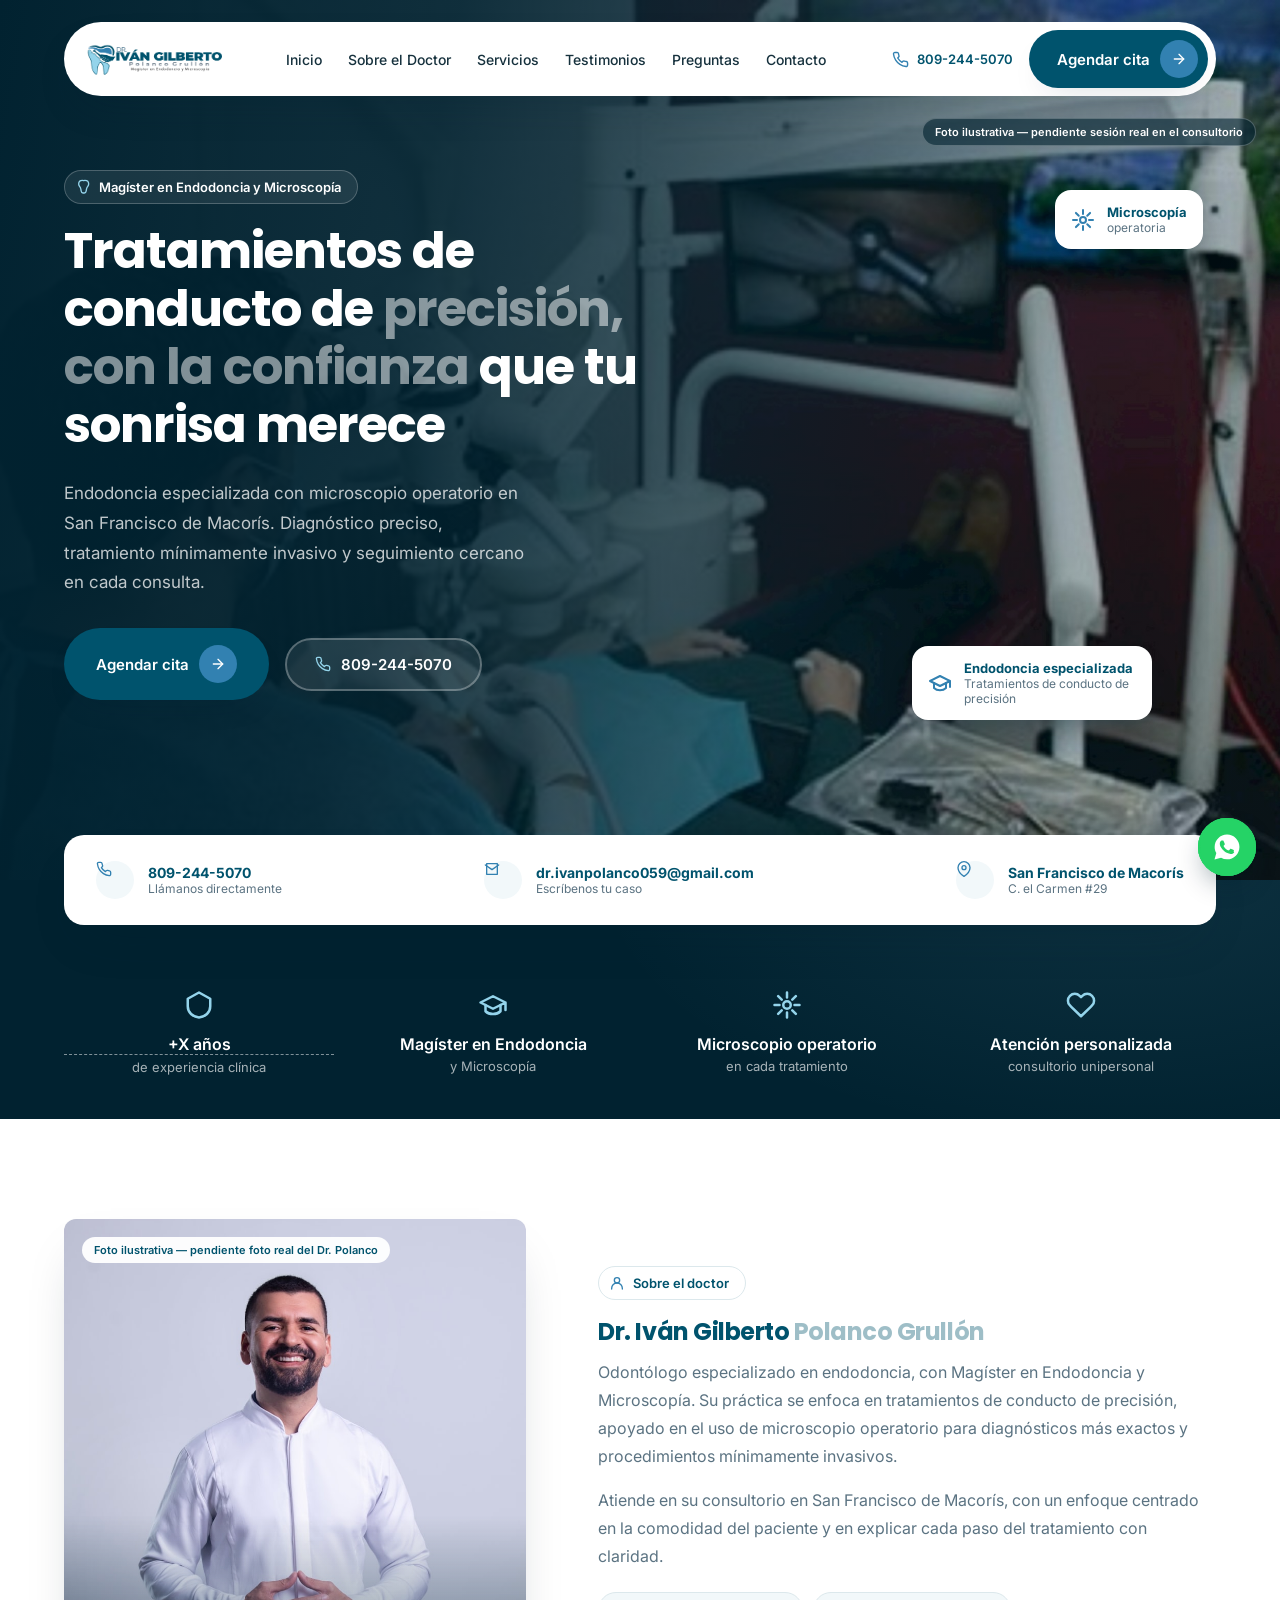
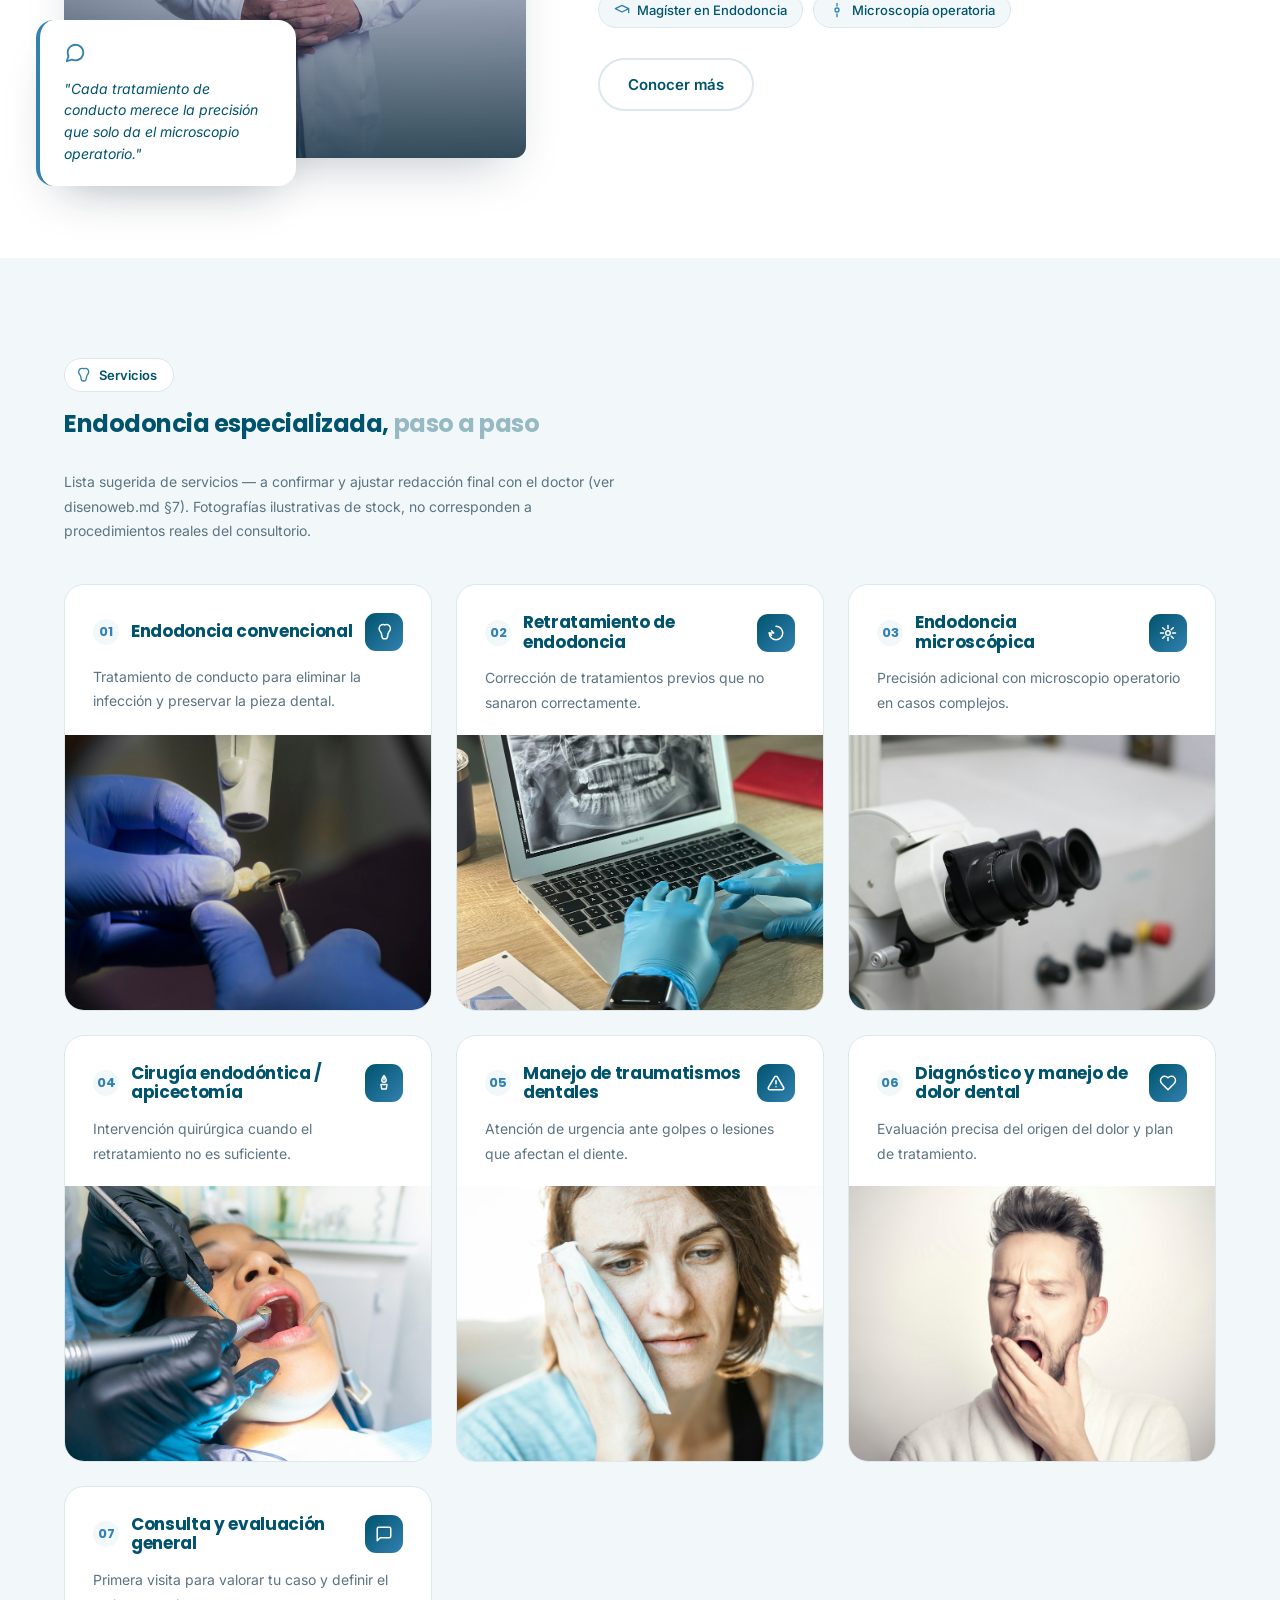
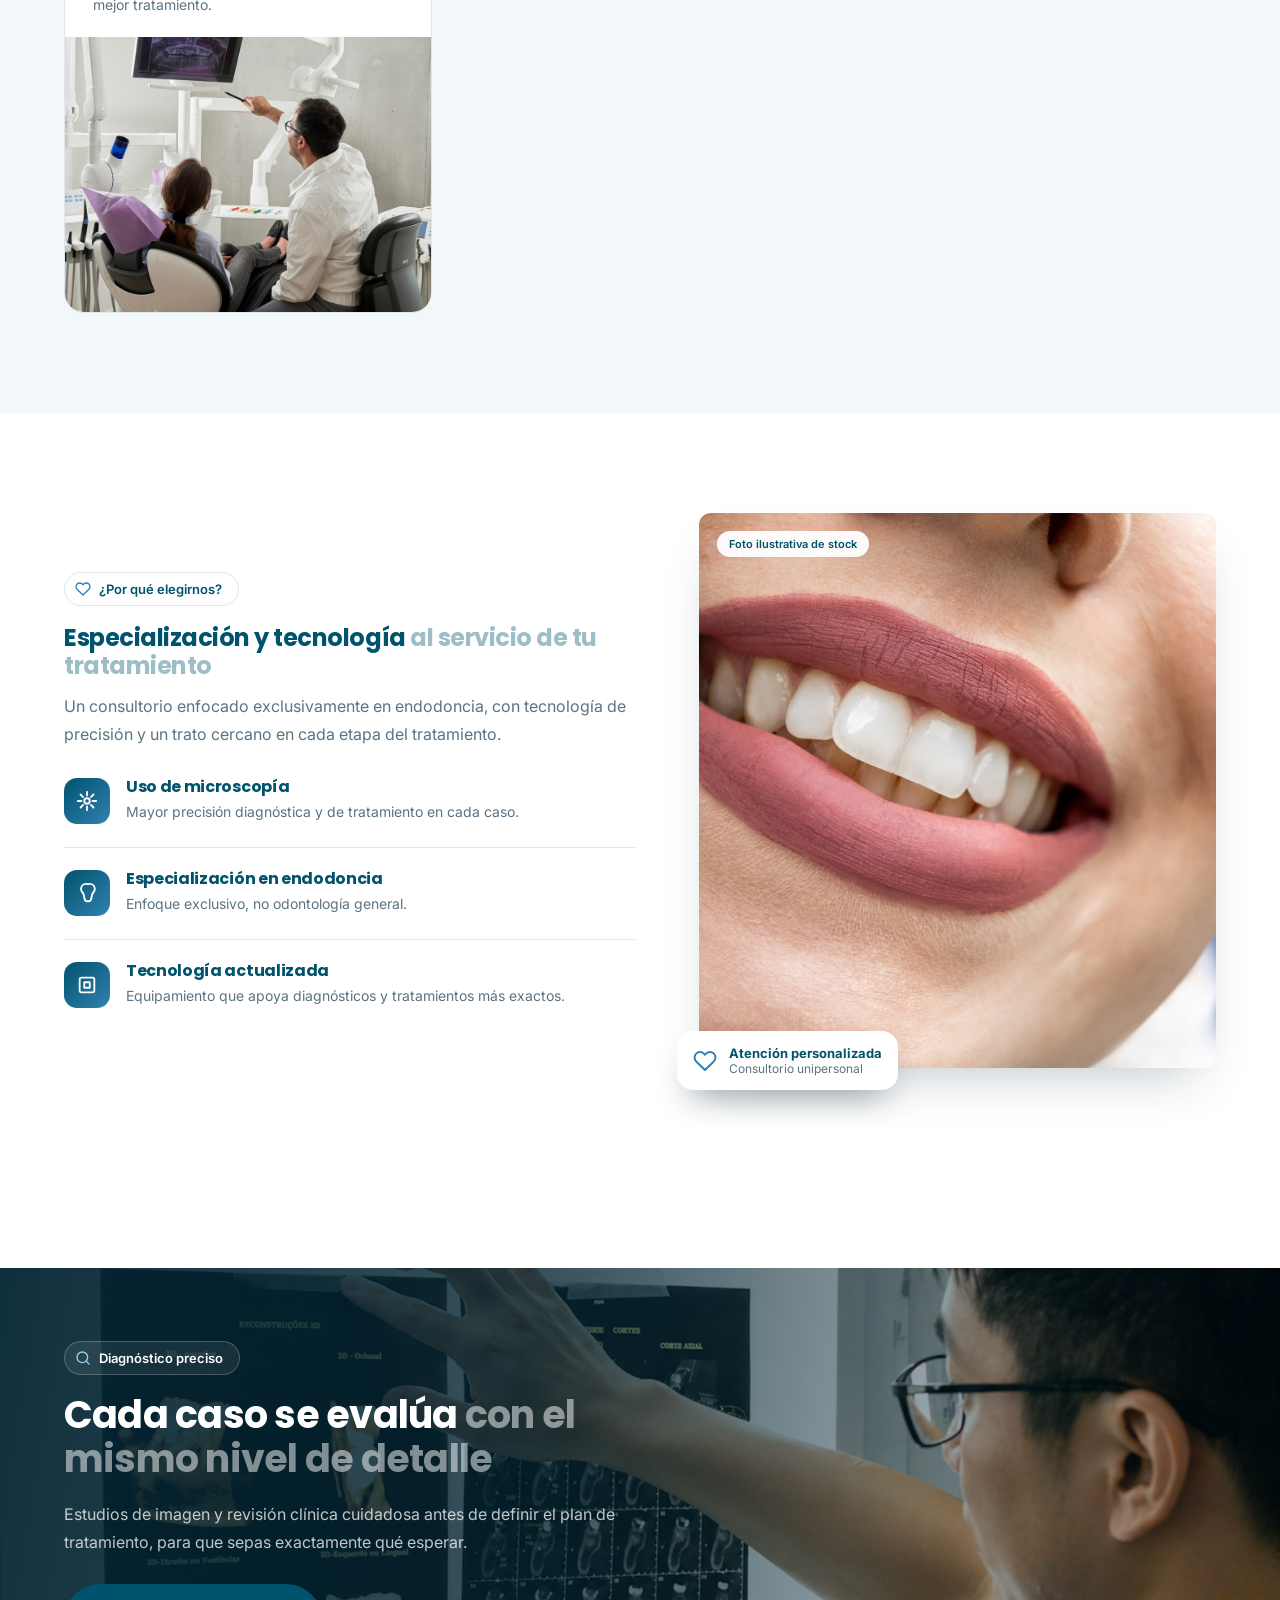
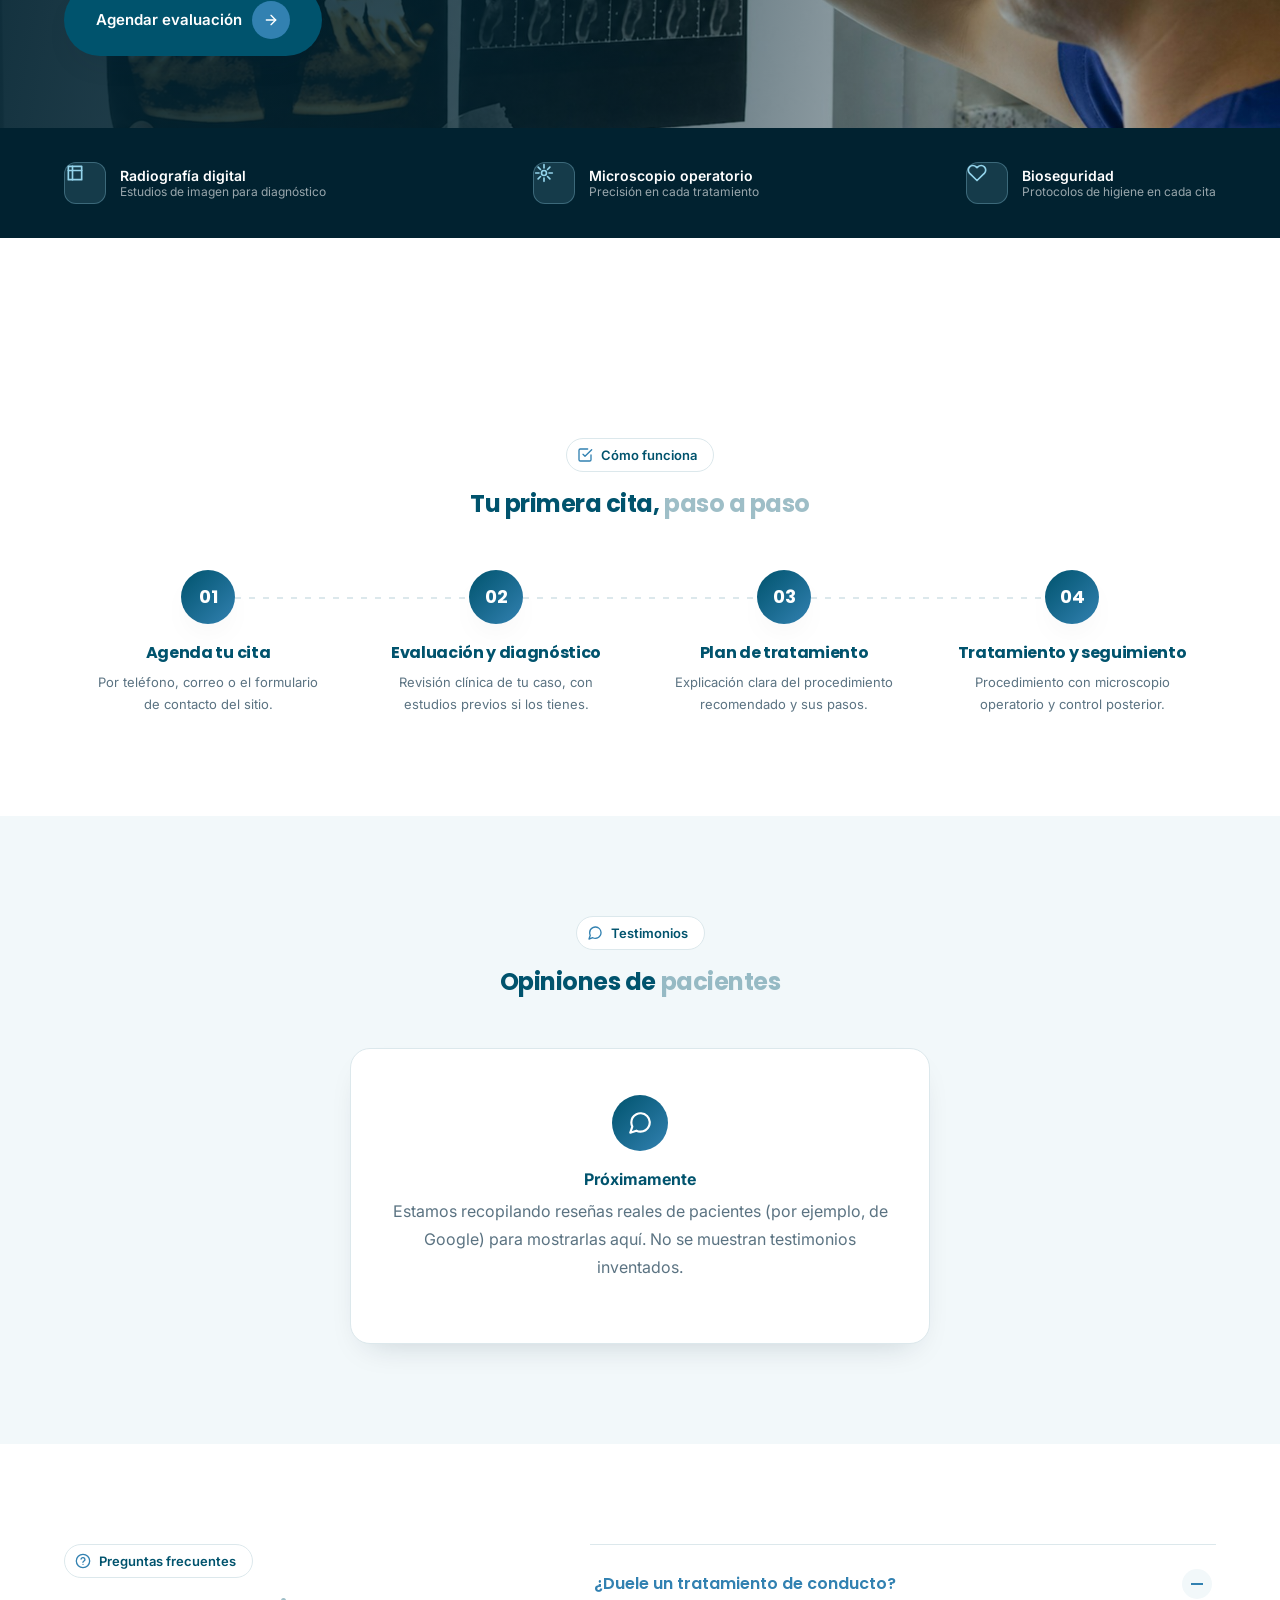
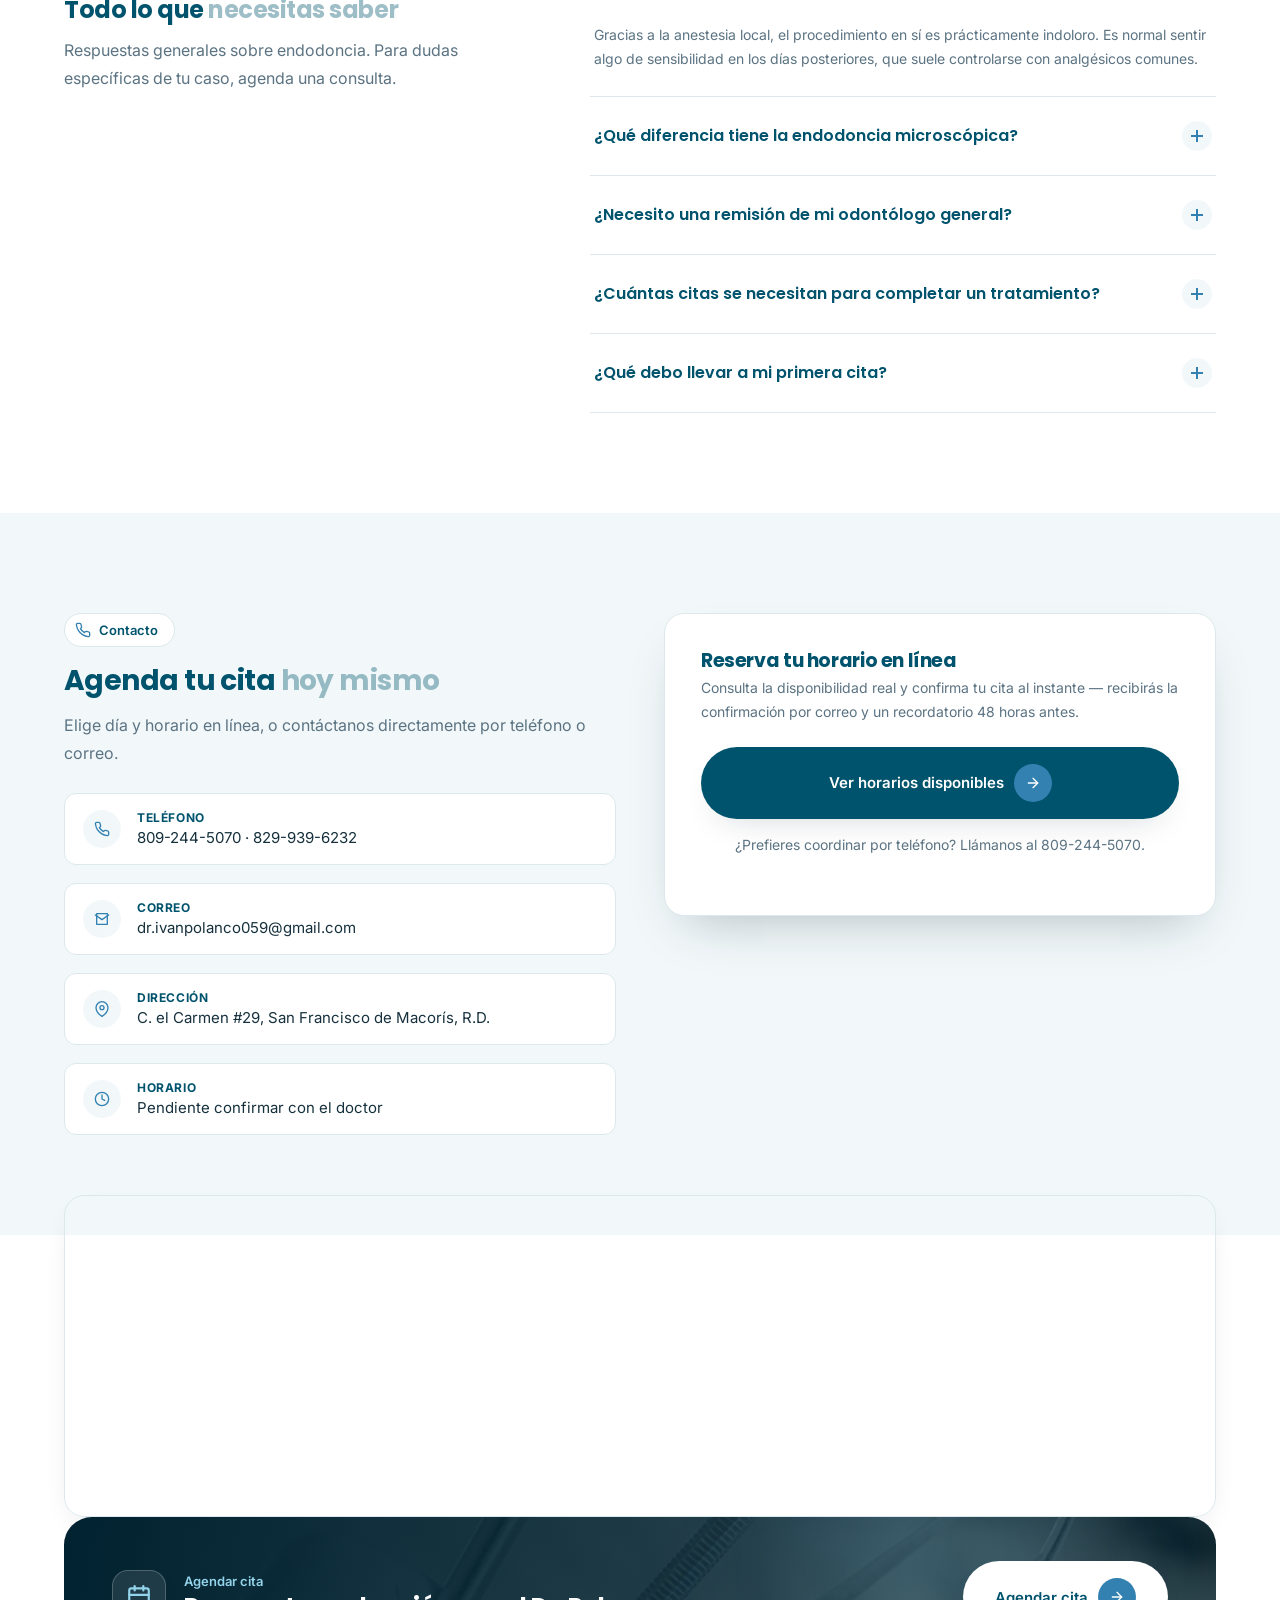
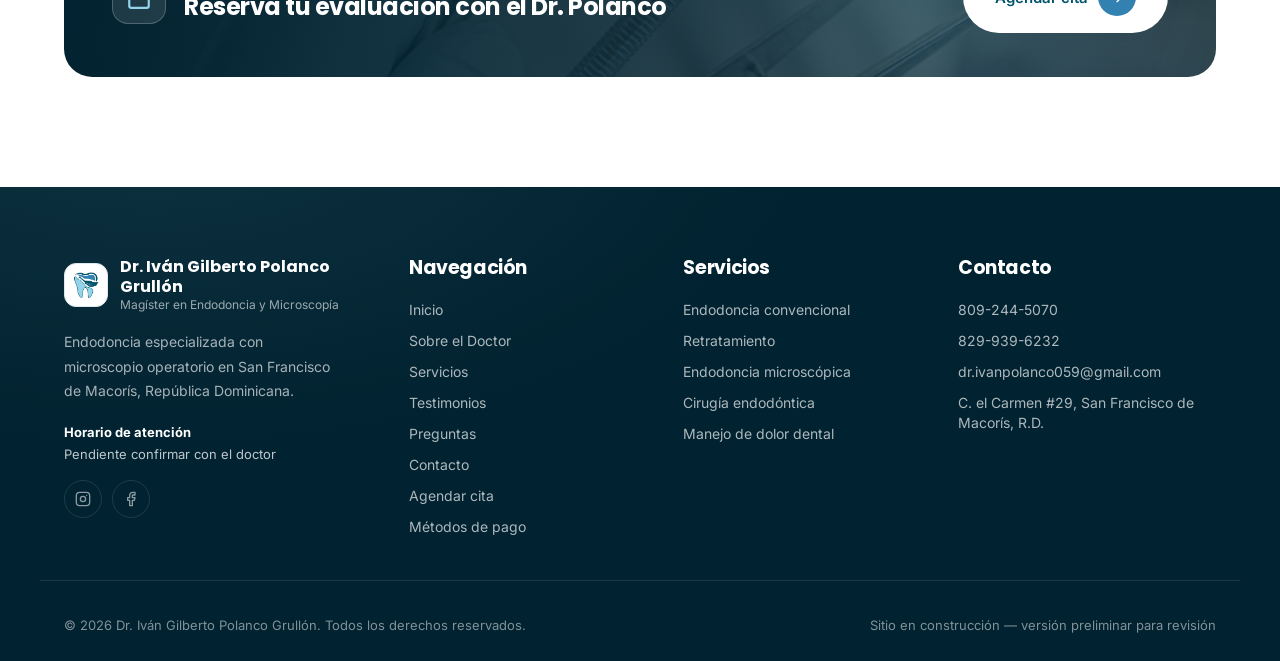
<file: index.html>
<!DOCTYPE html>
<html lang="es">
<head>
<meta charset="UTF-8">
<meta name="viewport" content="width=device-width, initial-scale=1.0">
<title>Dr. Iván Gilberto Polanco Grullón — Endodoncia y Microscopía | San Francisco de Macorís</title>
<meta name="description" content="Dr. Iván Gilberto Polanco Grullón, Magíster en Endodoncia y Microscopía. Tratamientos de conducto de precisión con microscopio operatorio en San Francisco de Macorís, R.D.">
<link rel="preconnect" href="https://fonts.googleapis.com">
<link rel="preconnect" href="https://fonts.gstatic.com" crossorigin>
<link href="https://fonts.googleapis.com/css2?family=Inter:wght@400;500;600&family=Poppins:wght@600;700;800&display=swap" rel="stylesheet">
<link rel="stylesheet" href="assets/css/style.css">
<link rel="icon" type="image/png" href="assets/img/icono.png">
</head>
<body>

<header class="site-header" id="site-header">
  <div class="container">
    <div class="header-inner">
      <a href="#inicio" class="logo">
        <img src="assets/img/logo.png" alt="Dr. Iván Gilberto Polanco Grullón — Magíster en Endodoncia y Microscopía" class="logo-img">
      </a>

      <nav class="main-nav" id="main-nav">
        <ul>
          <li><a href="#inicio">Inicio</a></li>
          <li><a href="#doctor">Sobre el Doctor</a></li>
          <li><a href="#servicios">Servicios</a></li>
          <li><a href="#testimonios">Testimonios</a></li>
          <li><a href="#faq">Preguntas</a></li>
          <li><a href="#contacto">Contacto</a></li>
        </ul>
      </nav>

      <div class="header-actions">
        <a class="header-phone" href="tel:+18092445070">
          <svg viewBox="0 0 24 24" fill="none" stroke-width="2" stroke-linecap="round" stroke-linejoin="round"><path d="M22 16.92v3a2 2 0 0 1-2.18 2 19.79 19.79 0 0 1-8.63-3.07 19.5 19.5 0 0 1-6-6 19.79 19.79 0 0 1-3.07-8.67A2 2 0 0 1 4.11 2h3a2 2 0 0 1 2 1.72c.127.96.362 1.903.7 2.81a2 2 0 0 1-.45 2.11L8.09 9.91a16 16 0 0 0 6 6l1.27-1.27a2 2 0 0 1 2.11-.45c.907.338 1.85.573 2.81.7A2 2 0 0 1 22 16.92z"/></svg>
          809-244-5070
        </a>
        <a href="citas.html" class="btn btn-primary">
          Agendar cita
          <span class="btn-icon"><svg viewBox="0 0 24 24" fill="none" stroke="currentColor" stroke-width="2" stroke-linecap="round" stroke-linejoin="round"><line x1="5" y1="12" x2="19" y2="12"/><polyline points="12 5 19 12 12 19"/></svg></span>
        </a>
        <button class="nav-toggle" aria-label="Abrir menú" aria-expanded="false">
          <svg viewBox="0 0 24 24" fill="none" stroke-width="2" stroke-linecap="round" stroke-linejoin="round"><line x1="3" y1="12" x2="21" y2="12"/><line x1="3" y1="6" x2="21" y2="6"/><line x1="3" y1="18" x2="21" y2="18"/></svg>
        </button>
      </div>
    </div>
  </div>
</header>

<main>

  <!-- HERO -->
  <section class="hero" id="inicio">
    <span class="hero-scrim"></span>
    <span class="placeholder-note">Foto ilustrativa — pendiente sesión real en el consultorio</span>
    <div class="float-card float-card--top">
      <svg viewBox="0 0 24 24" fill="none" stroke-width="2" stroke-linecap="round" stroke-linejoin="round"><circle cx="12" cy="12" r="3"/><path d="M12 2v4M12 18v4M4.93 4.93l2.83 2.83M16.24 16.24l2.83 2.83M2 12h4M18 12h4M4.93 19.07l2.83-2.83M16.24 7.76l2.83-2.83"/></svg>
      <span><strong>Microscopía</strong><span>operatoria</span></span>
    </div>
    <div class="float-card float-card--bottom">
      <svg viewBox="0 0 24 24" fill="none" stroke-width="2" stroke-linecap="round" stroke-linejoin="round"><path d="M22 10v6M2 10l10-5 10 5-10 5-10-5z"/><path d="M6 12v5c3 3 9 3 12 0v-5"/></svg>
      <span>
        <strong>Endodoncia especializada</strong>
        <span>Tratamientos de conducto de precisión</span>
      </span>
    </div>
    <div class="container">
      <div class="hero-grid">
        <div class="hero-copy">
          <span class="pill pill-light">
            <svg viewBox="0 0 24 24" fill="none" stroke="currentColor" stroke-width="2" stroke-linecap="round" stroke-linejoin="round"><path d="M12 21c-1.5 0-2.5-1.5-2.8-3.3-.3-1.8-.4-3.4-1.2-4.9C7 11 5.5 10 5.5 7.5 5.5 4.5 7.8 2 11 2c.7 0 1.4.2 2 .5.6-.3 1.3-.5 2-.5 3.2 0 5.5 2.5 5.5 5.5 0 2.5-1.5 3.5-2.5 5.3-.8 1.5-.9 3.1-1.2 4.9-.3 1.8-1.3 3.3-2.8 3.3z"/></svg>
            Magíster en Endodoncia y Microscopía
          </span>
          <h1>Tratamientos de conducto de <span class="fade">precisión, con la confianza</span> que tu sonrisa merece</h1>
          <p class="hero-lead">Endodoncia especializada con microscopio operatorio en San Francisco de Macorís. Diagnóstico preciso, tratamiento mínimamente invasivo y seguimiento cercano en cada consulta.</p>
          <div class="hero-actions">
            <a href="citas.html" class="btn btn-primary btn-flat">
              Agendar cita
              <span class="btn-icon"><svg viewBox="0 0 24 24" fill="none" stroke="currentColor" stroke-width="2" stroke-linecap="round" stroke-linejoin="round"><line x1="5" y1="12" x2="19" y2="12"/><polyline points="12 5 19 12 12 19"/></svg></span>
            </a>
            <a href="tel:+18092445070" class="btn btn-ghost">
              <svg viewBox="0 0 24 24" fill="none" stroke-width="2" stroke-linecap="round" stroke-linejoin="round"><path d="M22 16.92v3a2 2 0 0 1-2.18 2 19.79 19.79 0 0 1-8.63-3.07 19.5 19.5 0 0 1-6-6 19.79 19.79 0 0 1-3.07-8.67A2 2 0 0 1 4.11 2h3a2 2 0 0 1 2 1.72c.127.96.362 1.903.7 2.81a2 2 0 0 1-.45 2.11L8.09 9.91a16 16 0 0 0 6 6l1.27-1.27a2 2 0 0 1 2.11-.45c.907.338 1.85.573 2.81.7A2 2 0 0 1 22 16.92z"/></svg>
              809-244-5070
            </a>
          </div>
        </div>
      </div>

      <div class="hero-info-bar">
        <div class="hero-info-item">
          <span class="btn-icon"><svg viewBox="0 0 24 24" fill="none" stroke-width="2" stroke-linecap="round" stroke-linejoin="round"><path d="M22 16.92v3a2 2 0 0 1-2.18 2 19.79 19.79 0 0 1-8.63-3.07 19.5 19.5 0 0 1-6-6 19.79 19.79 0 0 1-3.07-8.67A2 2 0 0 1 4.11 2h3a2 2 0 0 1 2 1.72c.127.96.362 1.903.7 2.81a2 2 0 0 1-.45 2.11L8.09 9.91a16 16 0 0 0 6 6l1.27-1.27a2 2 0 0 1 2.11-.45c.907.338 1.85.573 2.81.7A2 2 0 0 1 22 16.92z"/></svg></span>
          <span><strong>809-244-5070</strong><span>Llámanos directamente</span></span>
        </div>
        <div class="hero-info-item">
          <span class="btn-icon"><svg viewBox="0 0 24 24" fill="none" stroke-width="2" stroke-linecap="round" stroke-linejoin="round"><path d="M4 4h16v16H4z"/><path d="m22 6-10 7L2 6"/></svg></span>
          <span><strong>dr.ivanpolanco059@gmail.com</strong><span>Escríbenos tu caso</span></span>
        </div>
        <div class="hero-info-item">
          <span class="btn-icon"><svg viewBox="0 0 24 24" fill="none" stroke-width="2" stroke-linecap="round" stroke-linejoin="round"><path d="M21 10c0 7-9 13-9 13s-9-6-9-13a9 9 0 0 1 18 0z"/><circle cx="12" cy="10" r="3"/></svg></span>
          <span><strong>San Francisco de Macorís</strong><span>C. el Carmen #29</span></span>
        </div>
      </div>
    </div>
  </section>

  <!-- TRUST STRIP -->
  <section class="trust-strip">
    <div class="container trust-grid">
      <div class="trust-item reveal">
        <svg viewBox="0 0 24 24" fill="none" stroke-width="2" stroke-linecap="round" stroke-linejoin="round"><path d="M12 2 3 7v6c0 5 4 8.5 9 9 5-.5 9-4 9-9V7l-9-5z"/></svg>
        <strong class="pending">+X años</strong>
        <span>de experiencia clínica</span>
      </div>
      <div class="trust-item reveal">
        <svg viewBox="0 0 24 24" fill="none" stroke-width="2" stroke-linecap="round" stroke-linejoin="round"><path d="M22 10v6M2 10l10-5 10 5-10 5-10-5z"/><path d="M6 12v5c3 3 9 3 12 0v-5"/></svg>
        <strong>Magíster en Endodoncia</strong>
        <span>y Microscopía</span>
      </div>
      <div class="trust-item reveal">
        <svg viewBox="0 0 24 24" fill="none" stroke-width="2" stroke-linecap="round" stroke-linejoin="round"><circle cx="12" cy="12" r="3"/><path d="M12 2v4M12 18v4M4.93 4.93l2.83 2.83M16.24 16.24l2.83 2.83M2 12h4M18 12h4M4.93 19.07l2.83-2.83M16.24 7.76l2.83-2.83"/></svg>
        <strong>Microscopio operatorio</strong>
        <span>en cada tratamiento</span>
      </div>
      <div class="trust-item reveal">
        <svg viewBox="0 0 24 24" fill="none" stroke-width="2" stroke-linecap="round" stroke-linejoin="round"><path d="M20.84 4.61a5.5 5.5 0 0 0-7.78 0L12 5.67l-1.06-1.06a5.5 5.5 0 0 0-7.78 7.78l1.06 1.06L12 21l7.78-7.55 1.06-1.06a5.5 5.5 0 0 0 0-7.78z"/></svg>
        <strong>Atención personalizada</strong>
        <span>consultorio unipersonal</span>
      </div>
    </div>
  </section>

  <!-- ABOUT -->
  <section class="about" id="doctor">
    <div class="container">
      <div class="about-media reveal">
        <div class="about-photo">
          <span class="about-photo-note">Foto ilustrativa — pendiente foto real del Dr. Polanco</span>
        </div>
        <div class="about-quote">
          <svg viewBox="0 0 24 24" fill="none" stroke-width="2" stroke-linecap="round" stroke-linejoin="round"><path d="M21 11.5a8.38 8.38 0 0 1-.9 3.8 8.5 8.5 0 0 1-7.6 4.7 8.38 8.38 0 0 1-3.8-.9L3 21l1.9-5.7a8.38 8.38 0 0 1-.9-3.8 8.5 8.5 0 0 1 4.7-7.6 8.38 8.38 0 0 1 3.8-.9h.5a8.48 8.48 0 0 1 8 8v.5z"/></svg>
          <p>"Cada tratamiento de conducto merece la precisión que solo da el microscopio operatorio."</p>
        </div>
      </div>
      <div class="about-copy reveal">
        <span class="pill">
          <svg viewBox="0 0 24 24" fill="none" stroke="currentColor" stroke-width="2" stroke-linecap="round" stroke-linejoin="round"><circle cx="12" cy="8" r="4"/><path d="M4 21v-1a8 8 0 0 1 16 0v1"/></svg>
          Sobre el doctor
        </span>
        <h2>Dr. Iván Gilberto <span class="fade">Polanco Grullón</span></h2>
        <p>Odontólogo especializado en endodoncia, con Magíster en Endodoncia y Microscopía. Su práctica se enfoca en tratamientos de conducto de precisión, apoyado en el uso de microscopio operatorio para diagnósticos más exactos y procedimientos mínimamente invasivos.</p>
        <p>Atiende en su consultorio en San Francisco de Macorís, con un enfoque centrado en la comodidad del paciente y en explicar cada paso del tratamiento con claridad.</p>
        <div class="about-credentials">
          <span class="credential-pill">
            <svg viewBox="0 0 24 24" fill="none" stroke-width="2" stroke-linecap="round" stroke-linejoin="round"><path d="M22 10v6M2 10l10-5 10 5-10 5-10-5z"/></svg>
            Magíster en Endodoncia
          </span>
          <span class="credential-pill">
            <svg viewBox="0 0 24 24" fill="none" stroke-width="2" stroke-linecap="round" stroke-linejoin="round"><circle cx="12" cy="12" r="3"/><path d="M12 2v4M12 18v4"/></svg>
            Microscopía operatoria
          </span>
        </div>
        <a href="#servicios" class="btn btn-secondary">Conocer más</a>
      </div>
    </div>
  </section>

  <!-- SERVICES -->
  <section class="services" id="servicios">
    <div class="container">
      <div class="section-head-row">
        <div class="section-head reveal">
          <span class="pill">
            <svg viewBox="0 0 24 24" fill="none" stroke="currentColor" stroke-width="2" stroke-linecap="round" stroke-linejoin="round"><path d="M12 21c-1.5 0-2.5-1.5-2.8-3.3-.3-1.8-.4-3.4-1.2-4.9C7 11 5.5 10 5.5 7.5 5.5 4.5 7.8 2 11 2c.7 0 1.4.2 2 .5.6-.3 1.3-.5 2-.5 3.2 0 5.5 2.5 5.5 5.5 0 2.5-1.5 3.5-2.5 5.3-.8 1.5-.9 3.1-1.2 4.9-.3 1.8-1.3 3.3-2.8 3.3z"/></svg>
            Servicios
          </span>
          <h2>Endodoncia especializada, <span class="fade">paso a paso</span></h2>
        </div>
      </div>
      <p style="max-width:560px;margin:-32px 0 40px;font-size:14px;">Lista sugerida de servicios — a confirmar y ajustar redacción final con el doctor (ver disenoweb.md §7). Fotografías ilustrativas de stock, no corresponden a procedimientos reales del consultorio.</p>
      <div class="services-grid">

        <div class="service-card reveal">
          <div class="service-top">
            <span class="service-num">01</span>
            <h3>Endodoncia convencional</h3>
            <div class="service-icon"><svg viewBox="0 0 24 24" fill="none" stroke="#fff" stroke-width="2" stroke-linecap="round" stroke-linejoin="round"><path d="M12 21c-1.5 0-2.5-1.5-2.8-3.3-.3-1.8-.4-3.4-1.2-4.9C7 11 5.5 10 5.5 7.5 5.5 4.5 7.8 2 11 2c.7 0 1.4.2 2 .5.6-.3 1.3-.5 2-.5 3.2 0 5.5 2.5 5.5 5.5 0 2.5-1.5 3.5-2.5 5.3-.8 1.5-.9 3.1-1.2 4.9-.3 1.8-1.3 3.3-2.8 3.3z"/></svg></div>
          </div>
          <p>Tratamiento de conducto para eliminar la infección y preservar la pieza dental.</p>
          <div class="service-media">
            <img src="assets/img/stock/servicio-endodoncia.jpg" alt="Tratamiento de endodoncia en curso" class="service-photo" loading="lazy">
          </div>
        </div>

        <div class="service-card reveal">
          <div class="service-top">
            <span class="service-num">02</span>
            <h3>Retratamiento de endodoncia</h3>
            <div class="service-icon"><svg viewBox="0 0 24 24" fill="none" stroke="#fff" stroke-width="2" stroke-linecap="round" stroke-linejoin="round"><path d="M3 12a9 9 0 1 0 9-9"/><path d="M3 12h6l-3-3M3 12l3 3"/></svg></div>
          </div>
          <p>Corrección de tratamientos previos que no sanaron correctamente.</p>
          <div class="service-media">
            <img src="assets/img/stock/servicio-retratamiento.jpg" alt="Dentista revisando una radiografía dental" class="service-photo" loading="lazy">
          </div>
        </div>

        <div class="service-card reveal">
          <div class="service-top">
            <span class="service-num">03</span>
            <h3>Endodoncia microscópica</h3>
            <div class="service-icon"><svg viewBox="0 0 24 24" fill="none" stroke="#fff" stroke-width="2" stroke-linecap="round" stroke-linejoin="round"><circle cx="12" cy="12" r="3"/><path d="M12 2v4M12 18v4M4.93 4.93l2.83 2.83M16.24 16.24l2.83 2.83M2 12h4M18 12h4M4.93 19.07l2.83-2.83M16.24 7.76l2.83-2.83"/></svg></div>
          </div>
          <p>Precisión adicional con microscopio operatorio en casos complejos.</p>
          <div class="service-media">
            <img src="assets/img/stock/servicio-microscopia.jpg" alt="Microscopio operatorio dental" class="service-photo" loading="lazy">
          </div>
        </div>

        <div class="service-card reveal">
          <div class="service-top">
            <span class="service-num">04</span>
            <h3>Cirugía endodóntica / apicectomía</h3>
            <div class="service-icon"><svg viewBox="0 0 24 24" fill="none" stroke="#fff" stroke-width="2" stroke-linecap="round" stroke-linejoin="round"><path d="M12 2v6M12 2c-2 2-3 4-3 6a3 3 0 0 0 6 0c0-2-1-4-3-6z"/><path d="M8 14h8l-1 6H9l-1-6z"/></svg></div>
          </div>
          <p>Intervención quirúrgica cuando el retratamiento no es suficiente.</p>
          <div class="service-media">
            <img src="assets/img/stock/servicio-cirugia.jpg" alt="Procedimiento dental en curso" class="service-photo" loading="lazy">
          </div>
        </div>

        <div class="service-card reveal">
          <div class="service-top">
            <span class="service-num">05</span>
            <h3>Manejo de traumatismos dentales</h3>
            <div class="service-icon"><svg viewBox="0 0 24 24" fill="none" stroke="#fff" stroke-width="2" stroke-linecap="round" stroke-linejoin="round"><path d="M12 9v4M12 17h.01"/><path d="M10.29 3.86 1.82 18a2 2 0 0 0 1.71 3h16.94a2 2 0 0 0 1.71-3L13.71 3.86a2 2 0 0 0-3.42 0z"/></svg></div>
          </div>
          <p>Atención de urgencia ante golpes o lesiones que afectan el diente.</p>
          <div class="service-media">
            <img src="assets/img/stock/servicio-traumatismo.jpg" alt="Paciente con molestia tras un golpe dental" class="service-photo" loading="lazy">
          </div>
        </div>

        <div class="service-card reveal">
          <div class="service-top">
            <span class="service-num">06</span>
            <h3>Diagnóstico y manejo de dolor dental</h3>
            <div class="service-icon"><svg viewBox="0 0 24 24" fill="none" stroke="#fff" stroke-width="2" stroke-linecap="round" stroke-linejoin="round"><path d="M19 14c1.49-1.46 3-3.21 3-5.5A5.5 5.5 0 0 0 16.5 3c-1.76 0-3 .5-4.5 2-1.5-1.5-2.74-2-4.5-2A5.5 5.5 0 0 0 2 8.5c0 2.29 1.51 4.04 3 5.5l7 7z"/></svg></div>
          </div>
          <p>Evaluación precisa del origen del dolor y plan de tratamiento.</p>
          <div class="service-media">
            <img src="assets/img/stock/servicio-dolor.jpg" alt="Paciente con dolor dental" class="service-photo" loading="lazy">
          </div>
        </div>

        <div class="service-card reveal">
          <div class="service-top">
            <span class="service-num">07</span>
            <h3>Consulta y evaluación general</h3>
            <div class="service-icon"><svg viewBox="0 0 24 24" fill="none" stroke="#fff" stroke-width="2" stroke-linecap="round" stroke-linejoin="round"><path d="M21 15a2 2 0 0 1-2 2H7l-4 4V5a2 2 0 0 1 2-2h14a2 2 0 0 1 2 2z"/></svg></div>
          </div>
          <p>Primera visita para valorar tu caso y definir el mejor tratamiento.</p>
          <div class="service-media">
            <img src="assets/img/stock/servicio-consulta.jpg" alt="Dentista explicando un diagnóstico al paciente" class="service-photo" loading="lazy">
          </div>
        </div>

      </div>
    </div>
  </section>

  <!-- WHY CHOOSE US -->
  <section class="why-us">
    <div class="container">
      <div class="why-media reveal">
        <img src="assets/img/stock/sonrisa-cerca.jpg" alt="Primer plano de una sonrisa saludable" class="why-photo">
        <span class="about-photo-note">Foto ilustrativa de stock</span>
        <div class="float-card">
          <svg viewBox="0 0 24 24" fill="none" stroke-width="2" stroke-linecap="round" stroke-linejoin="round"><path d="M20.84 4.61a5.5 5.5 0 0 0-7.78 0L12 5.67l-1.06-1.06a5.5 5.5 0 0 0-7.78 7.78l1.06 1.06L12 21l7.78-7.55 1.06-1.06a5.5 5.5 0 0 0 0-7.78z"/></svg>
          <span><strong>Atención personalizada</strong><span>Consultorio unipersonal</span></span>
        </div>
      </div>
      <div class="why-copy reveal">
        <span class="pill">
          <svg viewBox="0 0 24 24" fill="none" stroke="currentColor" stroke-width="2" stroke-linecap="round" stroke-linejoin="round"><path d="M20.84 4.61a5.5 5.5 0 0 0-7.78 0L12 5.67l-1.06-1.06a5.5 5.5 0 0 0-7.78 7.78l1.06 1.06L12 21l7.78-7.55 1.06-1.06a5.5 5.5 0 0 0 0-7.78z"/></svg>
          ¿Por qué elegirnos?
        </span>
        <h2>Especialización y tecnología <span class="fade">al servicio de tu tratamiento</span></h2>
        <p>Un consultorio enfocado exclusivamente en endodoncia, con tecnología de precisión y un trato cercano en cada etapa del tratamiento.</p>
        <ul class="why-list">
          <li>
            <span class="why-list-icon"><svg viewBox="0 0 24 24" fill="none" stroke-width="2" stroke-linecap="round" stroke-linejoin="round"><circle cx="12" cy="12" r="3"/><path d="M12 2v4M12 18v4M4.93 4.93l2.83 2.83M16.24 16.24l2.83 2.83M2 12h4M18 12h4M4.93 19.07l2.83-2.83M16.24 7.76l2.83-2.83"/></svg></span>
            <span><h3>Uso de microscopía</h3><p>Mayor precisión diagnóstica y de tratamiento en cada caso.</p></span>
          </li>
          <li>
            <span class="why-list-icon"><svg viewBox="0 0 24 24" fill="none" stroke-width="2" stroke-linecap="round" stroke-linejoin="round"><path d="M12 21c-1.5 0-2.5-1.5-2.8-3.3-.3-1.8-.4-3.4-1.2-4.9C7 11 5.5 10 5.5 7.5 5.5 4.5 7.8 2 11 2c.7 0 1.4.2 2 .5.6-.3 1.3-.5 2-.5 3.2 0 5.5 2.5 5.5 5.5 0 2.5-1.5 3.5-2.5 5.3-.8 1.5-.9 3.1-1.2 4.9-.3 1.8-1.3 3.3-2.8 3.3z"/></svg></span>
            <span><h3>Especialización en endodoncia</h3><p>Enfoque exclusivo, no odontología general.</p></span>
          </li>
          <li>
            <span class="why-list-icon"><svg viewBox="0 0 24 24" fill="none" stroke-width="2" stroke-linecap="round" stroke-linejoin="round"><rect x="4" y="4" width="16" height="16" rx="2"/><path d="M9 9h6v6H9z"/></svg></span>
            <span><h3>Tecnología actualizada</h3><p>Equipamiento que apoya diagnósticos y tratamientos más exactos.</p></span>
          </li>
        </ul>
      </div>
    </div>
  </section>

  <!-- DIAGNOSTIC FULL-BLEED BAND -->
  <section class="diagnostic-band">
    <div class="diagnostic-media">
      <span class="diagnostic-scrim"></span>
      <div class="container">
        <div class="diagnostic-content reveal">
          <span class="pill pill-light">
            <svg viewBox="0 0 24 24" fill="none" stroke="currentColor" stroke-width="2" stroke-linecap="round" stroke-linejoin="round"><circle cx="11" cy="11" r="8"/><line x1="21" y1="21" x2="16.65" y2="16.65"/></svg>
            Diagnóstico preciso
          </span>
          <h2>Cada caso se evalúa <span class="fade">con el mismo nivel de detalle</span></h2>
          <p>Estudios de imagen y revisión clínica cuidadosa antes de definir el plan de tratamiento, para que sepas exactamente qué esperar.</p>
          <a href="citas.html" class="btn btn-primary btn-flat">
            Agendar evaluación
            <span class="btn-icon"><svg viewBox="0 0 24 24" fill="none" stroke="currentColor" stroke-width="2" stroke-linecap="round" stroke-linejoin="round"><line x1="5" y1="12" x2="19" y2="12"/><polyline points="12 5 19 12 12 19"/></svg></span>
          </a>
        </div>
      </div>
    </div>
    <div class="diagnostic-features">
      <div class="container diagnostic-features-grid">
        <div class="diagnostic-feature">
          <span class="diagnostic-feature-icon"><svg viewBox="0 0 24 24" fill="none" stroke-width="2" stroke-linecap="round" stroke-linejoin="round"><path d="M4 4h16v16H4z"/><path d="M4 9h16M9 4v16"/></svg></span>
          <span><strong>Radiografía digital</strong><span>Estudios de imagen para diagnóstico</span></span>
        </div>
        <div class="diagnostic-feature">
          <span class="diagnostic-feature-icon"><svg viewBox="0 0 24 24" fill="none" stroke-width="2" stroke-linecap="round" stroke-linejoin="round"><circle cx="12" cy="12" r="3"/><path d="M12 2v4M12 18v4M4.93 4.93l2.83 2.83M16.24 16.24l2.83 2.83M2 12h4M18 12h4M4.93 19.07l2.83-2.83M16.24 7.76l2.83-2.83"/></svg></span>
          <span><strong>Microscopio operatorio</strong><span>Precisión en cada tratamiento</span></span>
        </div>
        <div class="diagnostic-feature">
          <span class="diagnostic-feature-icon"><svg viewBox="0 0 24 24" fill="none" stroke-width="2" stroke-linecap="round" stroke-linejoin="round"><path d="M20.84 4.61a5.5 5.5 0 0 0-7.78 0L12 5.67l-1.06-1.06a5.5 5.5 0 0 0-7.78 7.78l1.06 1.06L12 21l7.78-7.55 1.06-1.06a5.5 5.5 0 0 0 0-7.78z"/></svg></span>
          <span><strong>Bioseguridad</strong><span>Protocolos de higiene en cada cita</span></span>
        </div>
      </div>
    </div>
  </section>

  <!-- PROCESS -->
  <section class="process">
    <div class="container">
      <div class="section-head reveal">
        <span class="pill">
          <svg viewBox="0 0 24 24" fill="none" stroke="currentColor" stroke-width="2" stroke-linecap="round" stroke-linejoin="round"><path d="M9 11l3 3L22 4"/><path d="M21 12v7a2 2 0 0 1-2 2H5a2 2 0 0 1-2-2V5a2 2 0 0 1 2-2h11"/></svg>
          Cómo funciona
        </span>
        <h2>Tu primera cita, <span class="fade">paso a paso</span></h2>
      </div>
      <div class="process-grid">
        <div class="process-step reveal">
          <div class="process-num">01</div>
          <h3>Agenda tu cita</h3>
          <p>Por teléfono, correo o el formulario de contacto del sitio.</p>
        </div>
        <div class="process-step reveal">
          <div class="process-num">02</div>
          <h3>Evaluación y diagnóstico</h3>
          <p>Revisión clínica de tu caso, con estudios previos si los tienes.</p>
        </div>
        <div class="process-step reveal">
          <div class="process-num">03</div>
          <h3>Plan de tratamiento</h3>
          <p>Explicación clara del procedimiento recomendado y sus pasos.</p>
        </div>
        <div class="process-step reveal">
          <div class="process-num">04</div>
          <h3>Tratamiento y seguimiento</h3>
          <p>Procedimiento con microscopio operatorio y control posterior.</p>
        </div>
      </div>
    </div>
  </section>

  <!-- TESTIMONIALS -->
  <section class="testimonials" id="testimonios">
    <div class="container">
      <div class="section-head reveal">
        <span class="pill">
          <svg viewBox="0 0 24 24" fill="none" stroke="currentColor" stroke-width="2" stroke-linecap="round" stroke-linejoin="round"><path d="M21 11.5a8.38 8.38 0 0 1-.9 3.8 8.5 8.5 0 0 1-7.6 4.7 8.38 8.38 0 0 1-3.8-.9L3 21l1.9-5.7a8.38 8.38 0 0 1-.9-3.8 8.5 8.5 0 0 1 4.7-7.6 8.38 8.38 0 0 1 3.8-.9h.5a8.48 8.48 0 0 1 8 8v.5z"/></svg>
          Testimonios
        </span>
        <h2>Opiniones de <span class="fade">pacientes</span></h2>
      </div>
      <div class="testimonial-pending reveal">
        <div class="testimonial-pending-icon">
          <svg viewBox="0 0 24 24" fill="none" stroke="#fff" stroke-width="2" stroke-linecap="round" stroke-linejoin="round"><path d="M21 11.5a8.38 8.38 0 0 1-.9 3.8 8.5 8.5 0 0 1-7.6 4.7 8.38 8.38 0 0 1-3.8-.9L3 21l1.9-5.7a8.38 8.38 0 0 1-.9-3.8 8.5 8.5 0 0 1 4.7-7.6 8.38 8.38 0 0 1 3.8-.9h.5a8.48 8.48 0 0 1 8 8v.5z"/></svg>
        </div>
        <strong>Próximamente</strong>
        <p>Estamos recopilando reseñas reales de pacientes (por ejemplo, de Google) para mostrarlas aquí. No se muestran testimonios inventados.</p>
      </div>
    </div>
  </section>

  <!-- FAQ -->
  <section class="faq" id="faq">
    <div class="container">
      <div class="section-head align-left reveal faq-sticky">
        <span class="pill">
          <svg viewBox="0 0 24 24" fill="none" stroke="currentColor" stroke-width="2" stroke-linecap="round" stroke-linejoin="round"><circle cx="12" cy="12" r="10"/><path d="M9.09 9a3 3 0 0 1 5.83 1c0 2-3 2-3 4"/><line x1="12" y1="17" x2="12.01" y2="17"/></svg>
          Preguntas frecuentes
        </span>
        <h2>Todo lo que <span class="fade">necesitas saber</span></h2>
        <p>Respuestas generales sobre endodoncia. Para dudas específicas de tu caso, agenda una consulta.</p>
      </div>

      <div class="faq-list reveal">
        <div class="faq-item open">
          <button class="faq-question">
            ¿Duele un tratamiento de conducto?
            <span class="faq-toggle"></span>
          </button>
          <div class="faq-answer">
            <p>Gracias a la anestesia local, el procedimiento en sí es prácticamente indoloro. Es normal sentir algo de sensibilidad en los días posteriores, que suele controlarse con analgésicos comunes.</p>
          </div>
        </div>
        <div class="faq-item">
          <button class="faq-question">
            ¿Qué diferencia tiene la endodoncia microscópica?
            <span class="faq-toggle"></span>
          </button>
          <div class="faq-answer">
            <p>El microscopio operatorio permite una visualización ampliada de los conductos radiculares, lo que ayuda a un diagnóstico y tratamiento más precisos, especialmente en casos complejos o retratamientos.</p>
          </div>
        </div>
        <div class="faq-item">
          <button class="faq-question">
            ¿Necesito una remisión de mi odontólogo general?
            <span class="faq-toggle"></span>
          </button>
          <div class="faq-answer">
            <p>No es indispensable. Puedes agendar tu consulta de evaluación directamente; si ya tienes una remisión o estudios previos, tráelos para agilizar el diagnóstico.</p>
          </div>
        </div>
        <div class="faq-item">
          <button class="faq-question">
            ¿Cuántas citas se necesitan para completar un tratamiento?
            <span class="faq-toggle"></span>
          </button>
          <div class="faq-answer">
            <p>Varía según la complejidad del caso. Algunos tratamientos se completan en una sola sesión y otros requieren visitas adicionales — esto se define en tu evaluación inicial.</p>
          </div>
        </div>
        <div class="faq-item">
          <button class="faq-question">
            ¿Qué debo llevar a mi primera cita?
            <span class="faq-toggle"></span>
          </button>
          <div class="faq-answer">
            <p>Si tienes radiografías o estudios dentales recientes, tráelos. No son obligatorios: si no los tienes, se pueden indicar durante la evaluación.</p>
          </div>
        </div>
      </div>
    </div>
  </section>

  <!-- CONTACT / APPOINTMENT BAND -->
  <section class="contact-band" id="contacto">
    <div class="container contact-grid">
      <div class="contact-info reveal">
        <span class="pill">
          <svg viewBox="0 0 24 24" fill="none" stroke="currentColor" stroke-width="2" stroke-linecap="round" stroke-linejoin="round"><path d="M22 16.92v3a2 2 0 0 1-2.18 2 19.79 19.79 0 0 1-8.63-3.07 19.5 19.5 0 0 1-6-6 19.79 19.79 0 0 1-3.07-8.67A2 2 0 0 1 4.11 2h3a2 2 0 0 1 2 1.72c.127.96.362 1.903.7 2.81a2 2 0 0 1-.45 2.11L8.09 9.91a16 16 0 0 0 6 6l1.27-1.27a2 2 0 0 1 2.11-.45c.907.338 1.85.573 2.81.7A2 2 0 0 1 22 16.92z"/></svg>
          Contacto
        </span>
        <h2>Agenda tu cita <span class="fade">hoy mismo</span></h2>
        <p>Elige día y horario en línea, o contáctanos directamente por teléfono o correo.</p>
        <ul class="contact-list">
          <li>
            <span class="btn-icon"><svg viewBox="0 0 24 24" fill="none" stroke-width="2" stroke-linecap="round" stroke-linejoin="round"><path d="M22 16.92v3a2 2 0 0 1-2.18 2 19.79 19.79 0 0 1-8.63-3.07 19.5 19.5 0 0 1-6-6 19.79 19.79 0 0 1-3.07-8.67A2 2 0 0 1 4.11 2h3a2 2 0 0 1 2 1.72c.127.96.362 1.903.7 2.81a2 2 0 0 1-.45 2.11L8.09 9.91a16 16 0 0 0 6 6l1.27-1.27a2 2 0 0 1 2.11-.45c.907.338 1.85.573 2.81.7A2 2 0 0 1 22 16.92z"/></svg></span>
            <span><strong>Teléfono</strong><a href="tel:+18092445070">809-244-5070</a> · <a href="tel:+18299396232">829-939-6232</a></span>
          </li>
          <li>
            <span class="btn-icon"><svg viewBox="0 0 24 24" fill="none" stroke-width="2" stroke-linecap="round" stroke-linejoin="round"><path d="M4 4h16v16H4z"/><path d="m22 6-10 7L2 6"/></svg></span>
            <span><strong>Correo</strong><a href="mailto:dr.ivanpolanco059@gmail.com">dr.ivanpolanco059@gmail.com</a></span>
          </li>
          <li>
            <span class="btn-icon"><svg viewBox="0 0 24 24" fill="none" stroke-width="2" stroke-linecap="round" stroke-linejoin="round"><path d="M21 10c0 7-9 13-9 13s-9-6-9-13a9 9 0 0 1 18 0z"/><circle cx="12" cy="10" r="3"/></svg></span>
            <span><strong>Dirección</strong>C. el Carmen #29, San Francisco de Macorís, R.D.</span>
          </li>
          <li>
            <span class="btn-icon"><svg viewBox="0 0 24 24" fill="none" stroke-width="2" stroke-linecap="round" stroke-linejoin="round"><circle cx="12" cy="12" r="10"/><path d="M12 6v6l4 2"/></svg></span>
            <span><strong>Horario</strong>Pendiente confirmar con el doctor</span>
          </li>
        </ul>
      </div>

      <div class="appointment-form reveal">
        <h3>Reserva tu horario en línea</h3>
        <p>Consulta la disponibilidad real y confirma tu cita al instante — recibirás la confirmación por correo y un recordatorio 48 horas antes.</p>
        <a href="citas.html" class="btn btn-primary btn-block btn-flat">
          Ver horarios disponibles
          <span class="btn-icon"><svg viewBox="0 0 24 24" fill="none" stroke="currentColor" stroke-width="2" stroke-linecap="round" stroke-linejoin="round"><line x1="5" y1="12" x2="19" y2="12"/><polyline points="12 5 19 12 12 19"/></svg></span>
        </a>
        <p class="form-note">¿Prefieres coordinar por teléfono? Llámanos al 809-244-5070.</p>
      </div>
    </div>
  </section>

  <div class="container" style="padding-top:0;margin-top:-40px;">
    <div class="map-wrap reveal">
      <iframe
        loading="lazy"
        referrerpolicy="no-referrer-when-downgrade"
        src="https://www.google.com/maps?q=C.+el+Carmen+29,+San+Francisco+de+Macor%C3%ADs,+Rep%C3%BAblica+Dominicana&output=embed"
        title="Ubicación del consultorio — C. el Carmen #29, San Francisco de Macorís">
      </iframe>
    </div>
  </div>

  <!-- CTA BANNER -->
  <div class="cta-banner-wrap">
    <div class="container">
      <div class="cta-banner reveal">
        <span class="decor-blob"></span>
        <div class="cta-left">
          <div class="cta-icon">
            <svg viewBox="0 0 24 24" fill="none" stroke="currentColor" stroke-width="2" stroke-linecap="round" stroke-linejoin="round"><rect x="3" y="4" width="18" height="18" rx="2"/><line x1="16" y1="2" x2="16" y2="6"/><line x1="8" y1="2" x2="8" y2="6"/><line x1="3" y1="10" x2="21" y2="10"/></svg>
          </div>
          <div>
            <span>Agendar cita</span>
            <h2>Reserva tu evaluación con el Dr. Polanco</h2>
          </div>
        </div>
        <a href="citas.html" class="btn btn-primary btn-flat">
          Agendar cita
          <span class="btn-icon"><svg viewBox="0 0 24 24" fill="none" stroke="currentColor" stroke-width="2" stroke-linecap="round" stroke-linejoin="round"><line x1="5" y1="12" x2="19" y2="12"/><polyline points="12 5 19 12 12 19"/></svg></span>
        </a>
      </div>
    </div>
  </div>

</main>

<footer class="site-footer">
  <div class="container footer-grid">
    <div class="footer-brand">
      <div class="logo">
        <span class="logo-mark">
          <img src="assets/img/icono.png" alt="">
        </span>
        <div class="logo-text">
          <strong>Dr. Iván Gilberto Polanco Grullón</strong>
          <span>Magíster en Endodoncia y Microscopía</span>
        </div>
      </div>
      <p>Endodoncia especializada con microscopio operatorio en San Francisco de Macorís, República Dominicana.</p>
      <div class="footer-hours">
        <strong>Horario de atención</strong>
        <span>Pendiente confirmar con el doctor</span>
      </div>
      <div class="footer-social">
        <a href="#" aria-label="Instagram — pendiente">
          <svg viewBox="0 0 24 24" fill="none" stroke-width="2" stroke-linecap="round" stroke-linejoin="round"><rect x="2" y="2" width="20" height="20" rx="5"/><circle cx="12" cy="12" r="4"/><line x1="17.5" y1="6.5" x2="17.5" y2="6.5"/></svg>
        </a>
        <a href="#" aria-label="Facebook — pendiente">
          <svg viewBox="0 0 24 24" fill="none" stroke-width="2" stroke-linecap="round" stroke-linejoin="round"><path d="M18 2h-3a5 5 0 0 0-5 5v3H7v4h3v8h4v-8h3l1-4h-4V7a1 1 0 0 1 1-1h3z"/></svg>
        </a>
      </div>
    </div>

    <div class="footer-col">
      <h4>Navegación</h4>
      <ul>
        <li><a href="#inicio">Inicio</a></li>
        <li><a href="#doctor">Sobre el Doctor</a></li>
        <li><a href="#servicios">Servicios</a></li>
        <li><a href="#testimonios">Testimonios</a></li>
        <li><a href="#faq">Preguntas</a></li>
        <li><a href="#contacto">Contacto</a></li>
        <li><a href="citas.html">Agendar cita</a></li>
        <li><a href="pago.html">Métodos de pago</a></li>
      </ul>
    </div>

    <div class="footer-col">
      <h4>Servicios</h4>
      <ul>
        <li><a href="#servicios">Endodoncia convencional</a></li>
        <li><a href="#servicios">Retratamiento</a></li>
        <li><a href="#servicios">Endodoncia microscópica</a></li>
        <li><a href="#servicios">Cirugía endodóntica</a></li>
        <li><a href="#servicios">Manejo de dolor dental</a></li>
      </ul>
    </div>

    <div class="footer-col">
      <h4>Contacto</h4>
      <ul>
        <li><a href="tel:+18092445070">809-244-5070</a></li>
        <li><a href="tel:+18299396232">829-939-6232</a></li>
        <li><a href="mailto:dr.ivanpolanco059@gmail.com">dr.ivanpolanco059@gmail.com</a></li>
        <li><span>C. el Carmen #29, San Francisco de Macorís, R.D.</span></li>
      </ul>
    </div>
  </div>

  <div class="container footer-bottom">
    <span>© 2026 Dr. Iván Gilberto Polanco Grullón. Todos los derechos reservados.</span>
    <span>Sitio en construcción — versión preliminar para revisión</span>
  </div>
</footer>

<a
  href="https://wa.me/18092445070?text=Hola%2C%20me%20gustar%C3%ADa%20agendar%20una%20cita%20con%20el%20Dr.%20Polanco."
  class="whatsapp-fab"
  target="_blank"
  rel="noopener"
  aria-label="Escríbenos por WhatsApp"
>
  <svg viewBox="0 0 24 24" fill="#fff"><path d="M12.04 2C6.58 2 2.13 6.45 2.13 11.91c0 1.75.46 3.45 1.32 4.95L2 22l5.25-1.38a9.9 9.9 0 0 0 4.79 1.22h.01c5.46 0 9.91-4.45 9.91-9.91 0-2.65-1.03-5.14-2.9-7.01A9.82 9.82 0 0 0 12.04 2zm5.78 14.2c-.24.68-1.19 1.25-1.95 1.41-.52.11-1.2.2-3.49-.75-2.93-1.21-4.81-4.17-4.96-4.36-.14-.19-1.18-1.57-1.18-3 0-1.42.75-2.12 1.02-2.41.27-.29.58-.36.78-.36.19 0 .39 0 .56.01.18.01.42-.07.66.5.24.58.83 2 .9 2.15.07.15.12.32.02.51-.09.19-.14.31-.28.48-.14.16-.29.36-.42.48-.14.13-.28.28-.12.55.16.27.71 1.17 1.53 1.9 1.05.94 1.94 1.23 2.21 1.37.27.14.43.11.59-.07.16-.18.68-.79.86-1.06.18-.27.36-.22.6-.13.24.09 1.55.73 1.82.86.27.14.44.2.51.32.07.12.07.68-.17 1.36z"/></svg>
</a>

<script src="assets/js/main.js"></script>
</body>
</html>
</file>
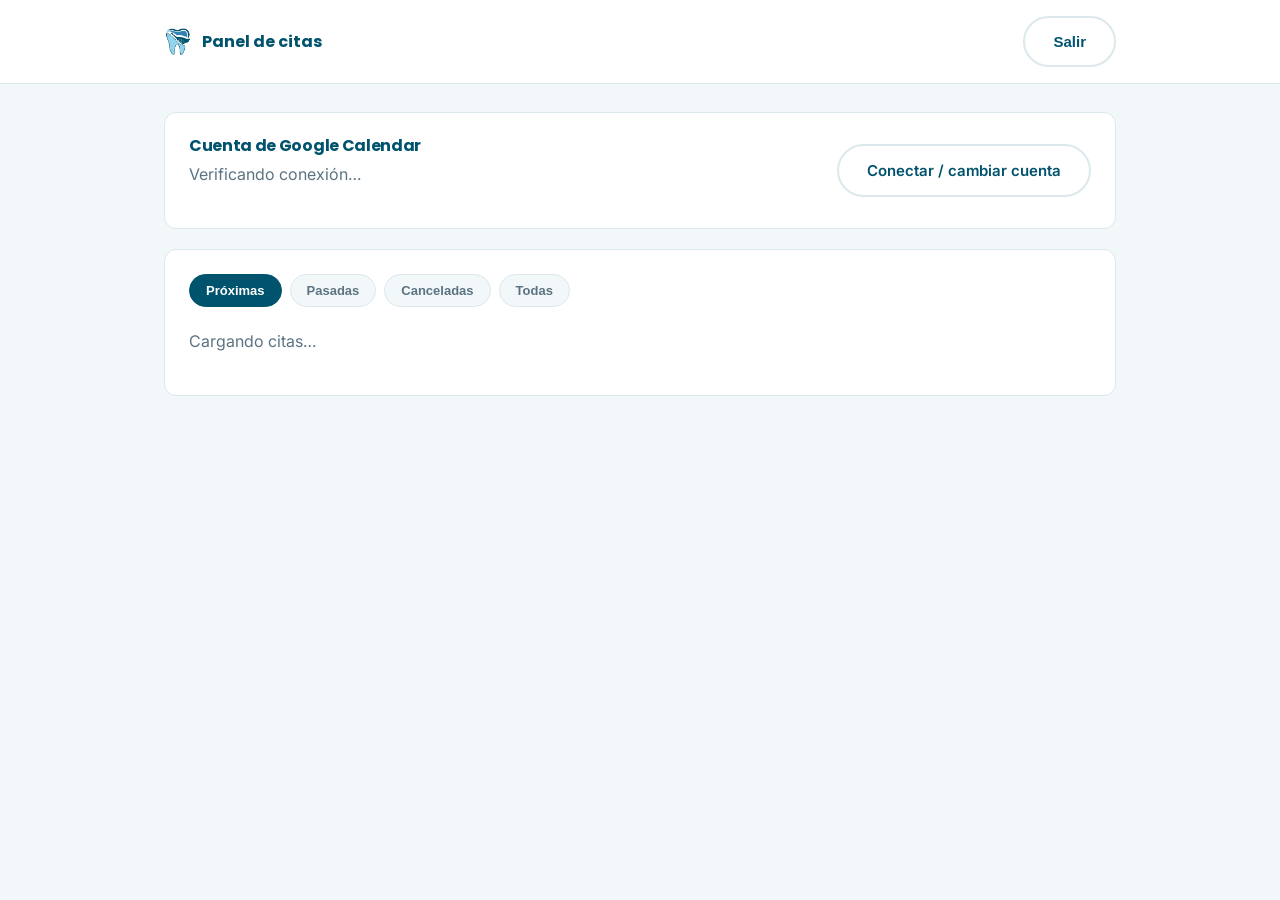
<file: admin/index.html>
<!DOCTYPE html>
<html lang="es">
<head>
<meta charset="UTF-8">
<meta name="viewport" content="width=device-width, initial-scale=1.0">
<title>Panel de citas — Dr. Iván Polanco</title>
<meta name="robots" content="noindex, nofollow">
<link href="https://fonts.googleapis.com/css2?family=Inter:wght@400;500;600&family=Poppins:wght@600;700;800&display=swap" rel="stylesheet">
<link rel="stylesheet" href="../assets/css/style.css">
<link rel="stylesheet" href="../assets/css/admin.css">
<link rel="icon" type="image/png" href="../assets/img/icono.png">
</head>
<body class="admin-body">

<header class="admin-topbar">
  <div class="admin-topbar-inner">
    <div class="admin-brand">
      <img src="../assets/img/icono.png" alt="" class="admin-brand-icon">
      <span>Panel de citas</span>
    </div>
    <div class="admin-topbar-actions">
      <span id="admin-username" class="admin-username"></span>
      <button type="button" id="logout-btn" class="btn btn-secondary">Salir</button>
    </div>
  </div>
</header>

<main class="admin-main">

  <section class="admin-card google-card">
    <div class="google-card-info">
      <h2>Cuenta de Google Calendar</h2>
      <p id="google-status-text" class="hint">Verificando conexión…</p>
    </div>
    <div class="google-card-actions">
      <a href="../api/google/connect.php" class="btn btn-secondary" id="google-connect-btn">Conectar / cambiar cuenta</a>
      <button type="button" class="btn btn-secondary btn-danger" id="google-disconnect-btn" style="display:none;">Desconectar</button>
    </div>
  </section>

  <section class="admin-card">
    <div class="admin-filters" id="appt-filters">
      <button type="button" class="filter-btn active" data-filter="upcoming">Próximas</button>
      <button type="button" class="filter-btn" data-filter="past">Pasadas</button>
      <button type="button" class="filter-btn" data-filter="cancelled">Canceladas</button>
      <button type="button" class="filter-btn" data-filter="all">Todas</button>
    </div>

    <div id="appt-error" class="form-error"></div>
    <div id="appt-list">
      <p class="hint">Cargando citas…</p>
    </div>
  </section>

</main>

<template id="appt-row-template">
  <div class="appt-row">
    <div class="appt-main">
      <div class="appt-when">
        <strong class="appt-date"></strong>
        <span class="appt-time"></span>
      </div>
      <div class="appt-patient">
        <strong class="appt-name"></strong>
        <span class="appt-contact"></span>
        <span class="appt-motivo"></span>
      </div>
      <span class="appt-status"></span>
      <div class="appt-actions">
        <button type="button" class="btn btn-secondary appt-reschedule-btn">Reagendar</button>
        <button type="button" class="btn btn-secondary btn-danger appt-cancel-btn">Cancelar</button>
      </div>
    </div>
    <div class="appt-reschedule-panel" style="display:none;">
      <div class="form-field">
        <label>Nueva fecha</label>
        <input type="date" class="reschedule-date">
      </div>
      <div class="form-field">
        <label>Nueva hora</label>
        <input type="time" class="reschedule-time">
      </div>
      <div class="appt-reschedule-actions">
        <button type="button" class="btn btn-secondary reschedule-cancel-btn">Cancelar</button>
        <button type="button" class="btn btn-primary reschedule-confirm-btn">Guardar cambio</button>
      </div>
    </div>
  </div>
</template>

<script src="../assets/js/admin.js"></script>
</body>
</html>
</file>
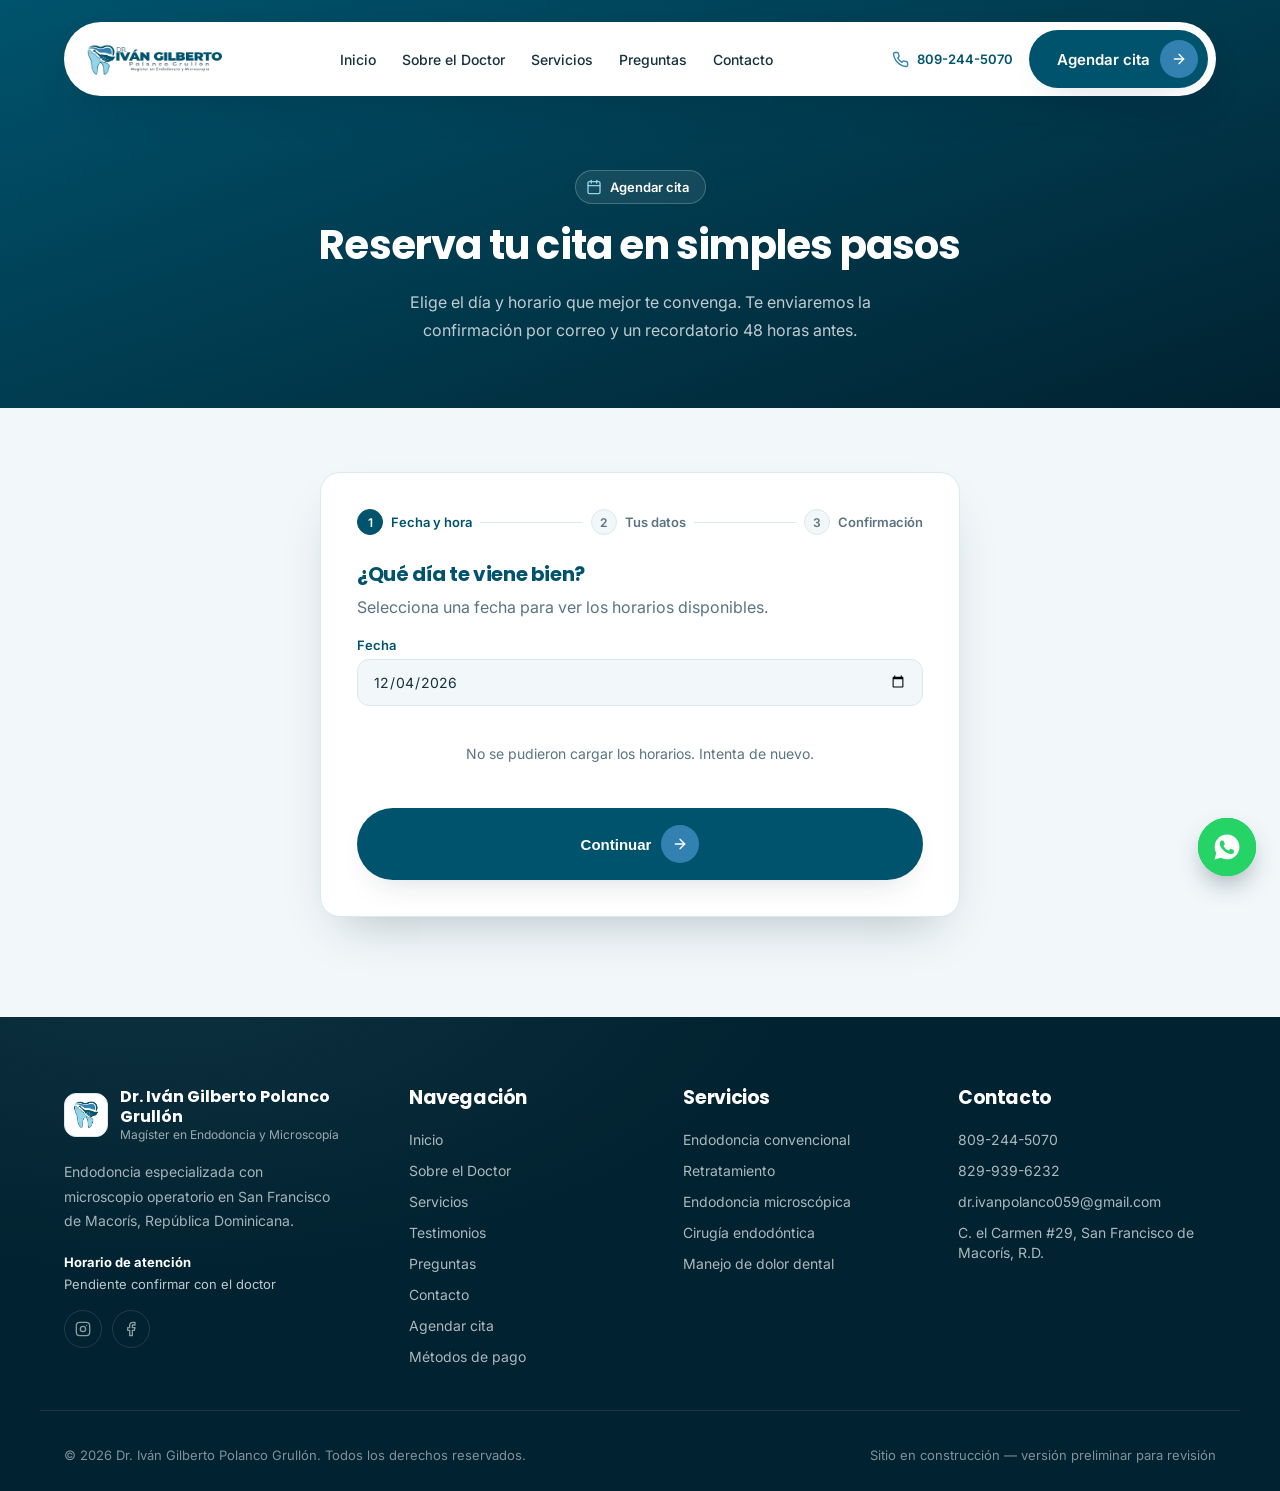
<file: citas.html>
<!DOCTYPE html>
<html lang="es">
<head>
<meta charset="UTF-8">
<meta name="viewport" content="width=device-width, initial-scale=1.0">
<title>Agenda tu cita — Dr. Iván Gilberto Polanco Grullón</title>
<meta name="description" content="Agenda tu cita con el Dr. Iván Gilberto Polanco Grullón, Magíster en Endodoncia y Microscopía, en San Francisco de Macorís, R.D.">
<link rel="preconnect" href="https://fonts.googleapis.com">
<link rel="preconnect" href="https://fonts.gstatic.com" crossorigin>
<link href="https://fonts.googleapis.com/css2?family=Inter:wght@400;500;600&family=Poppins:wght@600;700;800&display=swap" rel="stylesheet">
<link rel="stylesheet" href="assets/css/style.css">
<link rel="stylesheet" href="assets/css/citas.css">
<link rel="icon" type="image/png" href="assets/img/icono.png">
</head>
<body>

<header class="site-header" id="site-header">
  <div class="container">
    <div class="header-inner">
      <a href="index.html" class="logo">
        <img src="assets/img/logo.png" alt="Dr. Iván Gilberto Polanco Grullón — Magíster en Endodoncia y Microscopía" class="logo-img">
      </a>

      <nav class="main-nav" id="main-nav">
        <ul>
          <li><a href="index.html#inicio">Inicio</a></li>
          <li><a href="index.html#doctor">Sobre el Doctor</a></li>
          <li><a href="index.html#servicios">Servicios</a></li>
          <li><a href="index.html#faq">Preguntas</a></li>
          <li><a href="index.html#contacto">Contacto</a></li>
        </ul>
      </nav>

      <div class="header-actions">
        <a class="header-phone" href="tel:+18092445070">
          <svg viewBox="0 0 24 24" fill="none" stroke-width="2" stroke-linecap="round" stroke-linejoin="round"><path d="M22 16.92v3a2 2 0 0 1-2.18 2 19.79 19.79 0 0 1-8.63-3.07 19.5 19.5 0 0 1-6-6 19.79 19.79 0 0 1-3.07-8.67A2 2 0 0 1 4.11 2h3a2 2 0 0 1 2 1.72c.127.96.362 1.903.7 2.81a2 2 0 0 1-.45 2.11L8.09 9.91a16 16 0 0 0 6 6l1.27-1.27a2 2 0 0 1 2.11-.45c.907.338 1.85.573 2.81.7A2 2 0 0 1 22 16.92z"/></svg>
          809-244-5070
        </a>
        <a href="#agendar" class="btn btn-primary">
          Agendar cita
          <span class="btn-icon"><svg viewBox="0 0 24 24" fill="none" stroke="currentColor" stroke-width="2" stroke-linecap="round" stroke-linejoin="round"><line x1="5" y1="12" x2="19" y2="12"/><polyline points="12 5 19 12 12 19"/></svg></span>
        </a>
        <button class="nav-toggle" aria-label="Abrir menú" aria-expanded="false">
          <svg viewBox="0 0 24 24" fill="none" stroke-width="2" stroke-linecap="round" stroke-linejoin="round"><line x1="3" y1="12" x2="21" y2="12"/><line x1="3" y1="6" x2="21" y2="6"/><line x1="3" y1="18" x2="21" y2="18"/></svg>
        </button>
      </div>
    </div>
  </div>
</header>

<main>

  <section class="page-header">
    <div class="container">
      <span class="pill pill-light">
        <svg viewBox="0 0 24 24" fill="none" stroke="currentColor" stroke-width="2" stroke-linecap="round" stroke-linejoin="round"><rect x="3" y="4" width="18" height="18" rx="2"/><line x1="16" y1="2" x2="16" y2="6"/><line x1="8" y1="2" x2="8" y2="6"/><line x1="3" y1="10" x2="21" y2="10"/></svg>
        Agendar cita
      </span>
      <h1>Reserva tu cita en simples pasos</h1>
      <p>Elige el día y horario que mejor te convenga. Te enviaremos la confirmación por correo y un recordatorio 48 horas antes.</p>
    </div>
  </section>

  <section class="booking-section" id="agendar">
    <div class="container">
      <div class="booking-card">

        <div class="booking-steps" id="booking-steps">
          <div class="booking-step active" data-step="1">
            <span class="booking-step-num">1</span>
            <span class="label">Fecha y hora</span>
          </div>
          <span class="booking-step-line"></span>
          <div class="booking-step" data-step="2">
            <span class="booking-step-num">2</span>
            <span class="label">Tus datos</span>
          </div>
          <span class="booking-step-line"></span>
          <div class="booking-step" data-step="3">
            <span class="booking-step-num">3</span>
            <span class="label">Confirmación</span>
          </div>
        </div>

        <p class="form-error" id="form-error"></p>

        <!-- PASO 1: fecha y hora -->
        <div class="booking-panel" id="panel-1">
          <h2>¿Qué día te viene bien?</h2>
          <p class="hint">Selecciona una fecha para ver los horarios disponibles.</p>

          <div class="form-field">
            <label for="date-input">Fecha</label>
            <input type="date" id="date-input" name="date">
          </div>

          <div id="slots-wrap">
            <p class="slots-empty">Elige una fecha para ver los horarios disponibles.</p>
          </div>

          <div class="booking-actions">
            <button type="button" class="btn btn-primary btn-flat" id="to-step-2" disabled>
              Continuar
              <span class="btn-icon"><svg viewBox="0 0 24 24" fill="none" stroke="currentColor" stroke-width="2" stroke-linecap="round" stroke-linejoin="round"><line x1="5" y1="12" x2="19" y2="12"/><polyline points="12 5 19 12 12 19"/></svg></span>
            </button>
          </div>
        </div>

        <!-- PASO 2: datos del paciente -->
        <div class="booking-panel" id="panel-2" style="display:none;">
          <h2>Tus datos</h2>
          <p class="hint">Los usaremos solo para confirmar y recordarte tu cita.</p>

          <div class="booking-summary">
            <svg viewBox="0 0 24 24" fill="none" stroke-width="2" stroke-linecap="round" stroke-linejoin="round"><rect x="3" y="4" width="18" height="18" rx="2"/><line x1="16" y1="2" x2="16" y2="6"/><line x1="8" y1="2" x2="8" y2="6"/><line x1="3" y1="10" x2="21" y2="10"/></svg>
            <span id="summary-text"><strong>—</strong></span>
            <button type="button" id="change-slot">Cambiar</button>
          </div>

          <form id="booking-form">
            <div class="form-field">
              <label for="name">Nombre completo</label>
              <input type="text" id="name" name="name" required>
            </div>
            <div class="form-field">
              <label for="email">Correo electrónico</label>
              <input type="email" id="email" name="email" required>
            </div>
            <div class="form-field">
              <label for="phone">Teléfono</label>
              <input type="tel" id="phone" name="phone" required>
            </div>
            <div class="form-field">
              <label for="motivo">Motivo de la consulta</label>
              <textarea id="motivo" name="motivo" required></textarea>
            </div>
            <input type="text" name="website" id="website-hp" autocomplete="off" tabindex="-1" style="position:absolute;left:-9999px;">

            <div class="booking-actions">
              <button type="button" class="btn btn-secondary" id="back-to-1">Atrás</button>
              <button type="submit" class="btn btn-primary btn-flat" id="submit-booking">
                Confirmar cita
                <span class="btn-icon"><svg viewBox="0 0 24 24" fill="none" stroke="currentColor" stroke-width="2" stroke-linecap="round" stroke-linejoin="round"><polyline points="20 6 9 17 4 12"/></svg></span>
              </button>
            </div>
          </form>
        </div>

        <!-- PASO 3: confirmación -->
        <div class="booking-panel" id="panel-3" style="display:none;">
          <div class="booking-success">
            <div class="booking-success-icon">
              <svg viewBox="0 0 24 24" fill="none" stroke-width="2" stroke-linecap="round" stroke-linejoin="round"><polyline points="20 6 9 17 4 12"/></svg>
            </div>
            <h2>¡Cita confirmada!</h2>
            <p id="success-text">Te enviamos los detalles a tu correo.</p>
            <p class="hint">Recibirás un recordatorio 48 horas antes de tu cita. Si necesitas reagendar, contáctanos directamente.</p>
            <a href="index.html" class="btn btn-secondary" style="margin-top:14px;">Volver al inicio</a>
          </div>
        </div>

      </div>
    </div>
  </section>

</main>

<footer class="site-footer">
  <div class="container footer-grid">
    <div class="footer-brand">
      <div class="logo">
        <span class="logo-mark">
          <img src="assets/img/icono.png" alt="">
        </span>
        <div class="logo-text">
          <strong>Dr. Iván Gilberto Polanco Grullón</strong>
          <span>Magíster en Endodoncia y Microscopía</span>
        </div>
      </div>
      <p>Endodoncia especializada con microscopio operatorio en San Francisco de Macorís, República Dominicana.</p>
      <div class="footer-hours">
        <strong>Horario de atención</strong>
        <span>Pendiente confirmar con el doctor</span>
      </div>
      <div class="footer-social">
        <a href="#" aria-label="Instagram — pendiente">
          <svg viewBox="0 0 24 24" fill="none" stroke-width="2" stroke-linecap="round" stroke-linejoin="round"><rect x="2" y="2" width="20" height="20" rx="5"/><circle cx="12" cy="12" r="4"/><line x1="17.5" y1="6.5" x2="17.5" y2="6.5"/></svg>
        </a>
        <a href="#" aria-label="Facebook — pendiente">
          <svg viewBox="0 0 24 24" fill="none" stroke-width="2" stroke-linecap="round" stroke-linejoin="round"><path d="M18 2h-3a5 5 0 0 0-5 5v3H7v4h3v8h4v-8h3l1-4h-4V7a1 1 0 0 1 1-1h3z"/></svg>
        </a>
      </div>
    </div>

    <div class="footer-col">
      <h4>Navegación</h4>
      <ul>
        <li><a href="index.html#inicio">Inicio</a></li>
        <li><a href="index.html#doctor">Sobre el Doctor</a></li>
        <li><a href="index.html#servicios">Servicios</a></li>
        <li><a href="index.html#testimonios">Testimonios</a></li>
        <li><a href="index.html#faq">Preguntas</a></li>
        <li><a href="index.html#contacto">Contacto</a></li>
        <li><a href="citas.html">Agendar cita</a></li>
        <li><a href="pago.html">Métodos de pago</a></li>
      </ul>
    </div>

    <div class="footer-col">
      <h4>Servicios</h4>
      <ul>
        <li><a href="index.html#servicios">Endodoncia convencional</a></li>
        <li><a href="index.html#servicios">Retratamiento</a></li>
        <li><a href="index.html#servicios">Endodoncia microscópica</a></li>
        <li><a href="index.html#servicios">Cirugía endodóntica</a></li>
        <li><a href="index.html#servicios">Manejo de dolor dental</a></li>
      </ul>
    </div>

    <div class="footer-col">
      <h4>Contacto</h4>
      <ul>
        <li><a href="tel:+18092445070">809-244-5070</a></li>
        <li><a href="tel:+18299396232">829-939-6232</a></li>
        <li><a href="mailto:dr.ivanpolanco059@gmail.com">dr.ivanpolanco059@gmail.com</a></li>
        <li><span>C. el Carmen #29, San Francisco de Macorís, R.D.</span></li>
      </ul>
    </div>
  </div>

  <div class="container footer-bottom">
    <span>© 2026 Dr. Iván Gilberto Polanco Grullón. Todos los derechos reservados.</span>
    <span>Sitio en construcción — versión preliminar para revisión</span>
  </div>
</footer>

<a
  href="https://wa.me/18092445070?text=Hola%2C%20quisiera%20agendar%20una%20cita."
  class="whatsapp-fab"
  target="_blank"
  rel="noopener"
  aria-label="Escríbenos por WhatsApp"
>
  <svg viewBox="0 0 24 24" fill="#fff"><path d="M12.04 2C6.58 2 2.13 6.45 2.13 11.91c0 1.75.46 3.45 1.32 4.95L2 22l5.25-1.38a9.9 9.9 0 0 0 4.79 1.22h.01c5.46 0 9.91-4.45 9.91-9.91 0-2.65-1.03-5.14-2.9-7.01A9.82 9.82 0 0 0 12.04 2zm5.78 14.2c-.24.68-1.19 1.25-1.95 1.41-.52.11-1.2.2-3.49-.75-2.93-1.21-4.81-4.17-4.96-4.36-.14-.19-1.18-1.57-1.18-3 0-1.42.75-2.12 1.02-2.41.27-.29.58-.36.78-.36.19 0 .39 0 .56.01.18.01.42-.07.66.5.24.58.83 2 .9 2.15.07.15.12.32.02.51-.09.19-.14.31-.28.48-.14.16-.29.36-.42.48-.14.13-.28.28-.12.55.16.27.71 1.17 1.53 1.9 1.05.94 1.94 1.23 2.21 1.37.27.14.43.11.59-.07.16-.18.68-.79.86-1.06.18-.27.36-.22.6-.13.24.09 1.55.73 1.82.86.27.14.44.2.51.32.07.12.07.68-.17 1.36z"/></svg>
</a>

<script src="assets/js/main.js"></script>
<script src="assets/js/citas.js"></script>
</body>
</html>
</file>
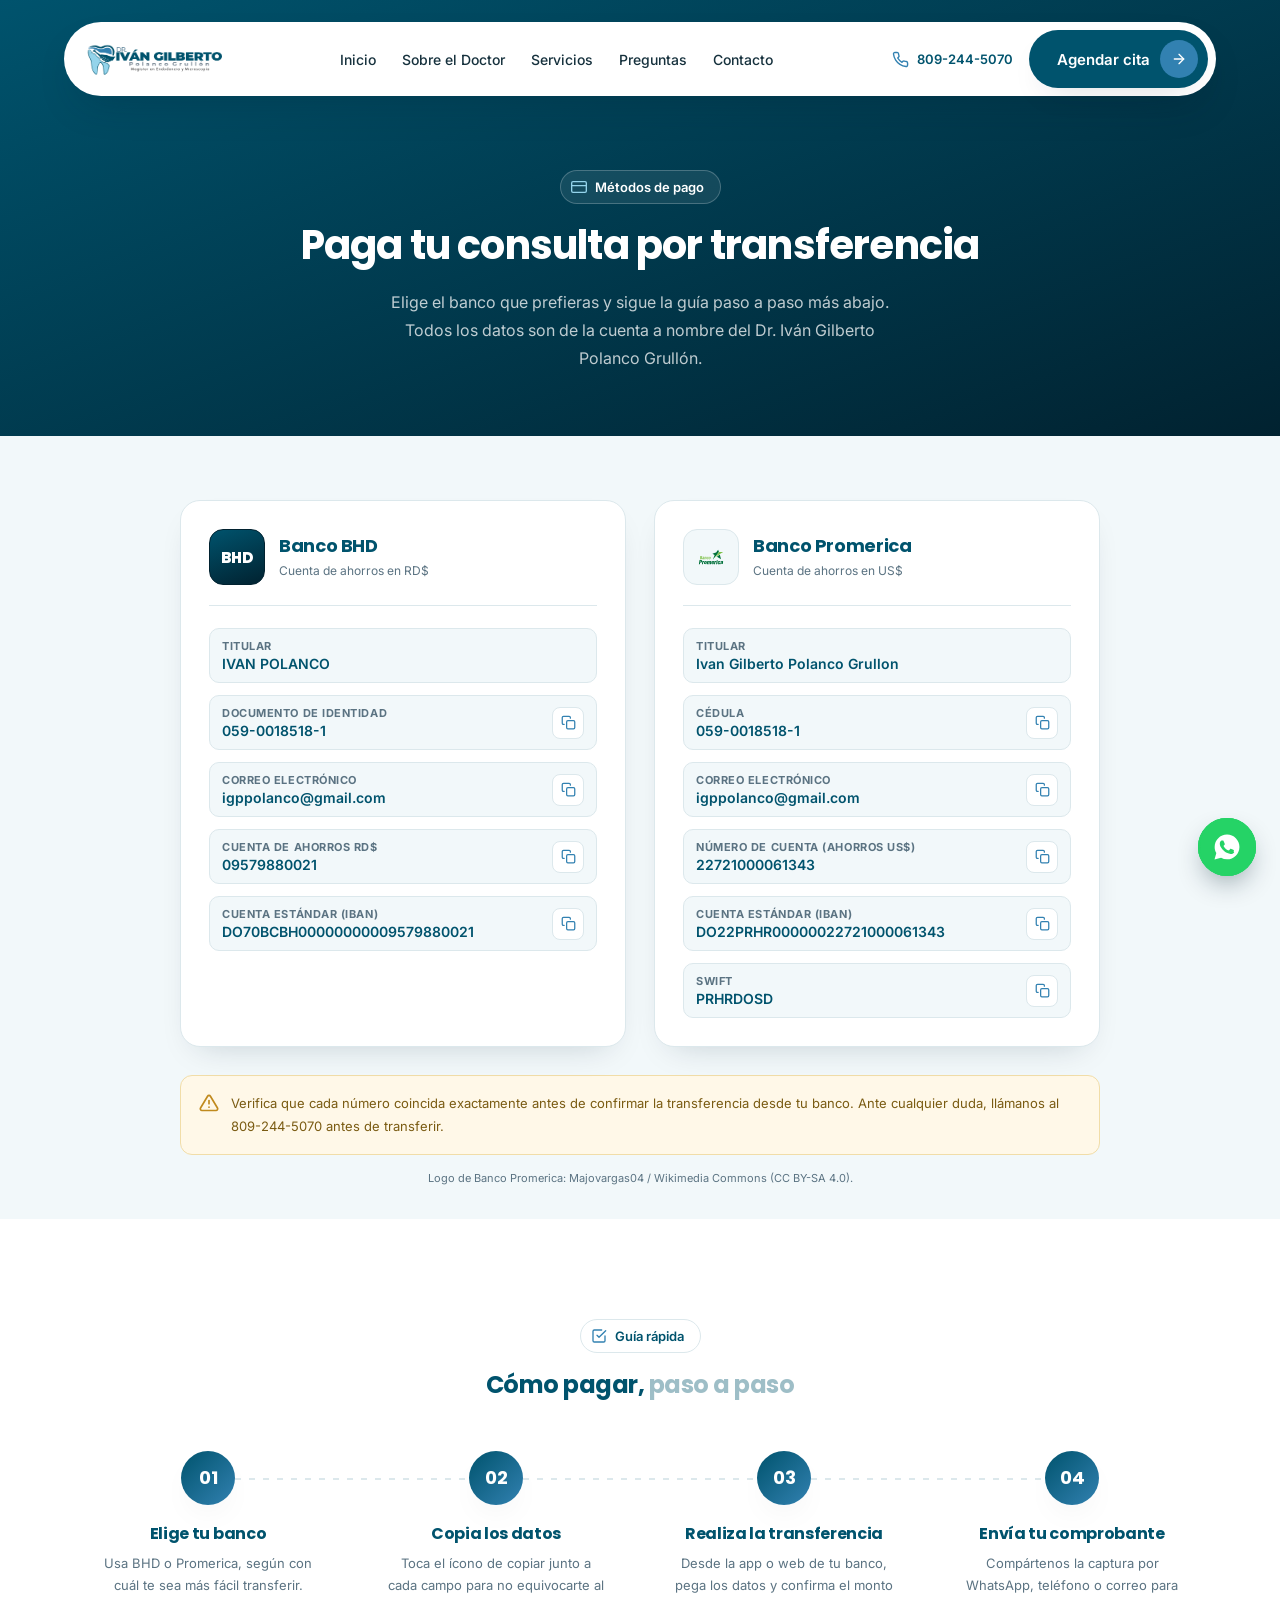
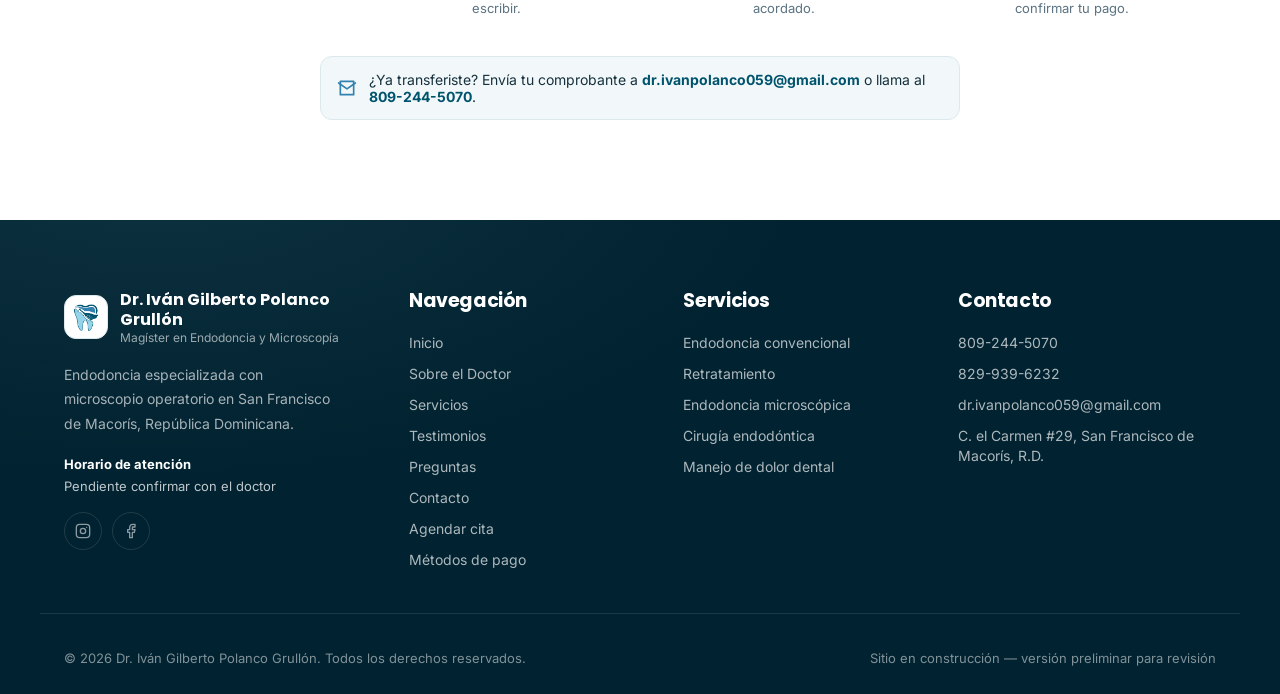
<file: pago.html>
<!DOCTYPE html>
<html lang="es">
<head>
<meta charset="UTF-8">
<meta name="viewport" content="width=device-width, initial-scale=1.0">
<title>Métodos de pago — Dr. Iván Gilberto Polanco Grullón</title>
<meta name="description" content="Datos para transferencia bancaria a Banco BHD y Banco Promerica, y guía paso a paso para pagar tu consulta con el Dr. Iván Gilberto Polanco Grullón.">
<link rel="preconnect" href="https://fonts.googleapis.com">
<link rel="preconnect" href="https://fonts.gstatic.com" crossorigin>
<link href="https://fonts.googleapis.com/css2?family=Inter:wght@400;500;600&family=Poppins:wght@600;700;800&display=swap" rel="stylesheet">
<link rel="stylesheet" href="assets/css/style.css">
<link rel="stylesheet" href="assets/css/citas.css">
<link rel="stylesheet" href="assets/css/pago.css">
<link rel="icon" type="image/png" href="assets/img/icono.png">
</head>
<body>

<header class="site-header" id="site-header">
  <div class="container">
    <div class="header-inner">
      <a href="index.html" class="logo">
        <img src="assets/img/logo.png" alt="Dr. Iván Gilberto Polanco Grullón — Magíster en Endodoncia y Microscopía" class="logo-img">
      </a>

      <nav class="main-nav" id="main-nav">
        <ul>
          <li><a href="index.html#inicio">Inicio</a></li>
          <li><a href="index.html#doctor">Sobre el Doctor</a></li>
          <li><a href="index.html#servicios">Servicios</a></li>
          <li><a href="index.html#faq">Preguntas</a></li>
          <li><a href="index.html#contacto">Contacto</a></li>
        </ul>
      </nav>

      <div class="header-actions">
        <a class="header-phone" href="tel:+18092445070">
          <svg viewBox="0 0 24 24" fill="none" stroke-width="2" stroke-linecap="round" stroke-linejoin="round"><path d="M22 16.92v3a2 2 0 0 1-2.18 2 19.79 19.79 0 0 1-8.63-3.07 19.5 19.5 0 0 1-6-6 19.79 19.79 0 0 1-3.07-8.67A2 2 0 0 1 4.11 2h3a2 2 0 0 1 2 1.72c.127.96.362 1.903.7 2.81a2 2 0 0 1-.45 2.11L8.09 9.91a16 16 0 0 0 6 6l1.27-1.27a2 2 0 0 1 2.11-.45c.907.338 1.85.573 2.81.7A2 2 0 0 1 22 16.92z"/></svg>
          809-244-5070
        </a>
        <a href="citas.html" class="btn btn-primary">
          Agendar cita
          <span class="btn-icon"><svg viewBox="0 0 24 24" fill="none" stroke="currentColor" stroke-width="2" stroke-linecap="round" stroke-linejoin="round"><line x1="5" y1="12" x2="19" y2="12"/><polyline points="12 5 19 12 12 19"/></svg></span>
        </a>
        <button class="nav-toggle" aria-label="Abrir menú" aria-expanded="false">
          <svg viewBox="0 0 24 24" fill="none" stroke-width="2" stroke-linecap="round" stroke-linejoin="round"><line x1="3" y1="12" x2="21" y2="12"/><line x1="3" y1="6" x2="21" y2="6"/><line x1="3" y1="18" x2="21" y2="18"/></svg>
        </button>
      </div>
    </div>
  </div>
</header>

<main>

  <section class="page-header">
    <div class="container">
      <span class="pill pill-light">
        <svg viewBox="0 0 24 24" fill="none" stroke="currentColor" stroke-width="2" stroke-linecap="round" stroke-linejoin="round"><rect x="1" y="4" width="22" height="16" rx="2"/><line x1="1" y1="10" x2="23" y2="10"/></svg>
        Métodos de pago
      </span>
      <h1>Paga tu consulta por transferencia</h1>
      <p>Elige el banco que prefieras y sigue la guía paso a paso más abajo. Todos los datos son de la cuenta a nombre del Dr. Iván Gilberto Polanco Grullón.</p>
    </div>
  </section>

  <section class="payment-section">
    <div class="container">
      <div class="payment-grid">

        <!-- BANCO BHD -->
        <div class="payment-card reveal">
          <div class="payment-card-header">
            <span class="payment-bank-icon bhd-wordmark"><span>BHD</span></span>
            <div>
              <h3>Banco BHD</h3>
              <span>Cuenta de ahorros en RD$</span>
            </div>
          </div>
          <div class="payment-fields">
            <div class="payment-field">
              <div class="payment-field-text"><strong>Titular</strong><span>IVAN POLANCO</span></div>
            </div>
            <div class="payment-field">
              <div class="payment-field-text"><strong>Documento de identidad</strong><span>059-0018518-1</span></div>
              <button type="button" class="copy-btn" data-copy="05900185181" aria-label="Copiar documento de identidad">
                <svg viewBox="0 0 24 24" fill="none" stroke-width="2" stroke-linecap="round" stroke-linejoin="round"><rect x="9" y="9" width="13" height="13" rx="2"/><path d="M5 15H4a2 2 0 0 1-2-2V4a2 2 0 0 1 2-2h9a2 2 0 0 1 2 2v1"/></svg>
              </button>
            </div>
            <div class="payment-field">
              <div class="payment-field-text"><strong>Correo electrónico</strong><span>igppolanco@gmail.com</span></div>
              <button type="button" class="copy-btn" data-copy="igppolanco@gmail.com" aria-label="Copiar correo electrónico">
                <svg viewBox="0 0 24 24" fill="none" stroke-width="2" stroke-linecap="round" stroke-linejoin="round"><rect x="9" y="9" width="13" height="13" rx="2"/><path d="M5 15H4a2 2 0 0 1-2-2V4a2 2 0 0 1 2-2h9a2 2 0 0 1 2 2v1"/></svg>
              </button>
            </div>
            <div class="payment-field">
              <div class="payment-field-text"><strong>Cuenta de ahorros RD$</strong><span>09579880021</span></div>
              <button type="button" class="copy-btn" data-copy="09579880021" aria-label="Copiar número de cuenta">
                <svg viewBox="0 0 24 24" fill="none" stroke-width="2" stroke-linecap="round" stroke-linejoin="round"><rect x="9" y="9" width="13" height="13" rx="2"/><path d="M5 15H4a2 2 0 0 1-2-2V4a2 2 0 0 1 2-2h9a2 2 0 0 1 2 2v1"/></svg>
              </button>
            </div>
            <div class="payment-field">
              <div class="payment-field-text"><strong>Cuenta estándar (IBAN)</strong><span>DO70BCBH00000000009579880021</span></div>
              <button type="button" class="copy-btn" data-copy="DO70BCBH00000000009579880021" aria-label="Copiar cuenta estándar">
                <svg viewBox="0 0 24 24" fill="none" stroke-width="2" stroke-linecap="round" stroke-linejoin="round"><rect x="9" y="9" width="13" height="13" rx="2"/><path d="M5 15H4a2 2 0 0 1-2-2V4a2 2 0 0 1 2-2h9a2 2 0 0 1 2 2v1"/></svg>
              </button>
            </div>
          </div>
        </div>

        <!-- BANCO PROMERICA -->
        <div class="payment-card reveal">
          <div class="payment-card-header">
            <span class="payment-bank-icon">
              <img src="assets/img/bancos/promerica.svg" alt="Banco Promerica">
            </span>
            <div>
              <h3>Banco Promerica</h3>
              <span>Cuenta de ahorros en US$</span>
            </div>
          </div>
          <div class="payment-fields">
            <div class="payment-field">
              <div class="payment-field-text"><strong>Titular</strong><span>Ivan Gilberto Polanco Grullon</span></div>
            </div>
            <div class="payment-field">
              <div class="payment-field-text"><strong>Cédula</strong><span>059-0018518-1</span></div>
              <button type="button" class="copy-btn" data-copy="05900185181" aria-label="Copiar cédula">
                <svg viewBox="0 0 24 24" fill="none" stroke-width="2" stroke-linecap="round" stroke-linejoin="round"><rect x="9" y="9" width="13" height="13" rx="2"/><path d="M5 15H4a2 2 0 0 1-2-2V4a2 2 0 0 1 2-2h9a2 2 0 0 1 2 2v1"/></svg>
              </button>
            </div>
            <div class="payment-field">
              <div class="payment-field-text"><strong>Correo electrónico</strong><span>igppolanco@gmail.com</span></div>
              <button type="button" class="copy-btn" data-copy="igppolanco@gmail.com" aria-label="Copiar correo electrónico">
                <svg viewBox="0 0 24 24" fill="none" stroke-width="2" stroke-linecap="round" stroke-linejoin="round"><rect x="9" y="9" width="13" height="13" rx="2"/><path d="M5 15H4a2 2 0 0 1-2-2V4a2 2 0 0 1 2-2h9a2 2 0 0 1 2 2v1"/></svg>
              </button>
            </div>
            <div class="payment-field">
              <div class="payment-field-text"><strong>Número de cuenta (Ahorros US$)</strong><span>22721000061343</span></div>
              <button type="button" class="copy-btn" data-copy="22721000061343" aria-label="Copiar número de cuenta">
                <svg viewBox="0 0 24 24" fill="none" stroke-width="2" stroke-linecap="round" stroke-linejoin="round"><rect x="9" y="9" width="13" height="13" rx="2"/><path d="M5 15H4a2 2 0 0 1-2-2V4a2 2 0 0 1 2-2h9a2 2 0 0 1 2 2v1"/></svg>
              </button>
            </div>
            <div class="payment-field">
              <div class="payment-field-text"><strong>Cuenta estándar (IBAN)</strong><span>DO22PRHR00000022721000061343</span></div>
              <button type="button" class="copy-btn" data-copy="DO22PRHR00000022721000061343" aria-label="Copiar cuenta estándar">
                <svg viewBox="0 0 24 24" fill="none" stroke-width="2" stroke-linecap="round" stroke-linejoin="round"><rect x="9" y="9" width="13" height="13" rx="2"/><path d="M5 15H4a2 2 0 0 1-2-2V4a2 2 0 0 1 2-2h9a2 2 0 0 1 2 2v1"/></svg>
              </button>
            </div>
            <div class="payment-field">
              <div class="payment-field-text"><strong>SWIFT</strong><span>PRHRDOSD</span></div>
              <button type="button" class="copy-btn" data-copy="PRHRDOSD" aria-label="Copiar código SWIFT">
                <svg viewBox="0 0 24 24" fill="none" stroke-width="2" stroke-linecap="round" stroke-linejoin="round"><rect x="9" y="9" width="13" height="13" rx="2"/><path d="M5 15H4a2 2 0 0 1-2-2V4a2 2 0 0 1 2-2h9a2 2 0 0 1 2 2v1"/></svg>
              </button>
            </div>
          </div>
        </div>

      </div>

      <p class="payment-note">
        <svg viewBox="0 0 24 24" fill="none" stroke-width="2" stroke-linecap="round" stroke-linejoin="round"><path d="M10.29 3.86 1.82 18a2 2 0 0 0 1.71 3h16.94a2 2 0 0 0 1.71-3L13.71 3.86a2 2 0 0 0-3.42 0z"/><line x1="12" y1="9" x2="12" y2="13"/><line x1="12" y1="17" x2="12.01" y2="17"/></svg>
        <span>Verifica que cada número coincida exactamente antes de confirmar la transferencia desde tu banco. Ante cualquier duda, llámanos al 809-244-5070 antes de transferir.</span>
      </p>

      <p class="logo-credit">Logo de Banco Promerica: Majovargas04 / Wikimedia Commons (CC BY-SA 4.0).</p>
    </div>
  </section>

  <section class="process" id="como-pagar">
    <div class="container">
      <div class="section-head reveal">
        <span class="pill">
          <svg viewBox="0 0 24 24" fill="none" stroke="currentColor" stroke-width="2" stroke-linecap="round" stroke-linejoin="round"><path d="M9 11l3 3L22 4"/><path d="M21 12v7a2 2 0 0 1-2 2H5a2 2 0 0 1-2-2V5a2 2 0 0 1 2-2h11"/></svg>
          Guía rápida
        </span>
        <h2>Cómo pagar, <span class="fade">paso a paso</span></h2>
      </div>
      <div class="process-grid">
        <div class="process-step reveal">
          <div class="process-num">01</div>
          <h3>Elige tu banco</h3>
          <p>Usa BHD o Promerica, según con cuál te sea más fácil transferir.</p>
        </div>
        <div class="process-step reveal">
          <div class="process-num">02</div>
          <h3>Copia los datos</h3>
          <p>Toca el ícono de copiar junto a cada campo para no equivocarte al escribir.</p>
        </div>
        <div class="process-step reveal">
          <div class="process-num">03</div>
          <h3>Realiza la transferencia</h3>
          <p>Desde la app o web de tu banco, pega los datos y confirma el monto acordado.</p>
        </div>
        <div class="process-step reveal">
          <div class="process-num">04</div>
          <h3>Envía tu comprobante</h3>
          <p>Compártenos la captura por WhatsApp, teléfono o correo para confirmar tu pago.</p>
        </div>
      </div>

      <div class="booking-summary" style="max-width:640px;margin:36px auto 0;">
        <svg viewBox="0 0 24 24" fill="none" stroke-width="2" stroke-linecap="round" stroke-linejoin="round"><path d="M4 4h16v16H4z"/><path d="m22 6-10 7L2 6"/></svg>
        <span>¿Ya transferiste? Envía tu comprobante a <strong>dr.ivanpolanco059@gmail.com</strong> o llama al <strong>809-244-5070</strong>.</span>
      </div>
    </div>
  </section>

</main>

<footer class="site-footer">
  <div class="container footer-grid">
    <div class="footer-brand">
      <div class="logo">
        <span class="logo-mark">
          <img src="assets/img/icono.png" alt="">
        </span>
        <div class="logo-text">
          <strong>Dr. Iván Gilberto Polanco Grullón</strong>
          <span>Magíster en Endodoncia y Microscopía</span>
        </div>
      </div>
      <p>Endodoncia especializada con microscopio operatorio en San Francisco de Macorís, República Dominicana.</p>
      <div class="footer-hours">
        <strong>Horario de atención</strong>
        <span>Pendiente confirmar con el doctor</span>
      </div>
      <div class="footer-social">
        <a href="#" aria-label="Instagram — pendiente">
          <svg viewBox="0 0 24 24" fill="none" stroke-width="2" stroke-linecap="round" stroke-linejoin="round"><rect x="2" y="2" width="20" height="20" rx="5"/><circle cx="12" cy="12" r="4"/><line x1="17.5" y1="6.5" x2="17.5" y2="6.5"/></svg>
        </a>
        <a href="#" aria-label="Facebook — pendiente">
          <svg viewBox="0 0 24 24" fill="none" stroke-width="2" stroke-linecap="round" stroke-linejoin="round"><path d="M18 2h-3a5 5 0 0 0-5 5v3H7v4h3v8h4v-8h3l1-4h-4V7a1 1 0 0 1 1-1h3z"/></svg>
        </a>
      </div>
    </div>

    <div class="footer-col">
      <h4>Navegación</h4>
      <ul>
        <li><a href="index.html#inicio">Inicio</a></li>
        <li><a href="index.html#doctor">Sobre el Doctor</a></li>
        <li><a href="index.html#servicios">Servicios</a></li>
        <li><a href="index.html#testimonios">Testimonios</a></li>
        <li><a href="index.html#faq">Preguntas</a></li>
        <li><a href="index.html#contacto">Contacto</a></li>
        <li><a href="citas.html">Agendar cita</a></li>
        <li><a href="pago.html">Métodos de pago</a></li>
      </ul>
    </div>

    <div class="footer-col">
      <h4>Servicios</h4>
      <ul>
        <li><a href="index.html#servicios">Endodoncia convencional</a></li>
        <li><a href="index.html#servicios">Retratamiento</a></li>
        <li><a href="index.html#servicios">Endodoncia microscópica</a></li>
        <li><a href="index.html#servicios">Cirugía endodóntica</a></li>
        <li><a href="index.html#servicios">Manejo de dolor dental</a></li>
      </ul>
    </div>

    <div class="footer-col">
      <h4>Contacto</h4>
      <ul>
        <li><a href="tel:+18092445070">809-244-5070</a></li>
        <li><a href="tel:+18299396232">829-939-6232</a></li>
        <li><a href="mailto:dr.ivanpolanco059@gmail.com">dr.ivanpolanco059@gmail.com</a></li>
        <li><span>C. el Carmen #29, San Francisco de Macorís, R.D.</span></li>
      </ul>
    </div>
  </div>

  <div class="container footer-bottom">
    <span>© 2026 Dr. Iván Gilberto Polanco Grullón. Todos los derechos reservados.</span>
    <span>Sitio en construcción — versión preliminar para revisión</span>
  </div>
</footer>

<a
  href="https://wa.me/18092445070?text=Hola%2C%20ya%20realic%C3%A9%20mi%20transferencia%20y%20quiero%20confirmar%20mi%20pago."
  class="whatsapp-fab"
  target="_blank"
  rel="noopener"
  aria-label="Escríbenos por WhatsApp"
>
  <svg viewBox="0 0 24 24" fill="#fff"><path d="M12.04 2C6.58 2 2.13 6.45 2.13 11.91c0 1.75.46 3.45 1.32 4.95L2 22l5.25-1.38a9.9 9.9 0 0 0 4.79 1.22h.01c5.46 0 9.91-4.45 9.91-9.91 0-2.65-1.03-5.14-2.9-7.01A9.82 9.82 0 0 0 12.04 2zm5.78 14.2c-.24.68-1.19 1.25-1.95 1.41-.52.11-1.2.2-3.49-.75-2.93-1.21-4.81-4.17-4.96-4.36-.14-.19-1.18-1.57-1.18-3 0-1.42.75-2.12 1.02-2.41.27-.29.58-.36.78-.36.19 0 .39 0 .56.01.18.01.42-.07.66.5.24.58.83 2 .9 2.15.07.15.12.32.02.51-.09.19-.14.31-.28.48-.14.16-.29.36-.42.48-.14.13-.28.28-.12.55.16.27.71 1.17 1.53 1.9 1.05.94 1.94 1.23 2.21 1.37.27.14.43.11.59-.07.16-.18.68-.79.86-1.06.18-.27.36-.22.6-.13.24.09 1.55.73 1.82.86.27.14.44.2.51.32.07.12.07.68-.17 1.36z"/></svg>
</a>

<script src="assets/js/main.js"></script>
<script src="assets/js/pago.js"></script>
</body>
</html>
</file>
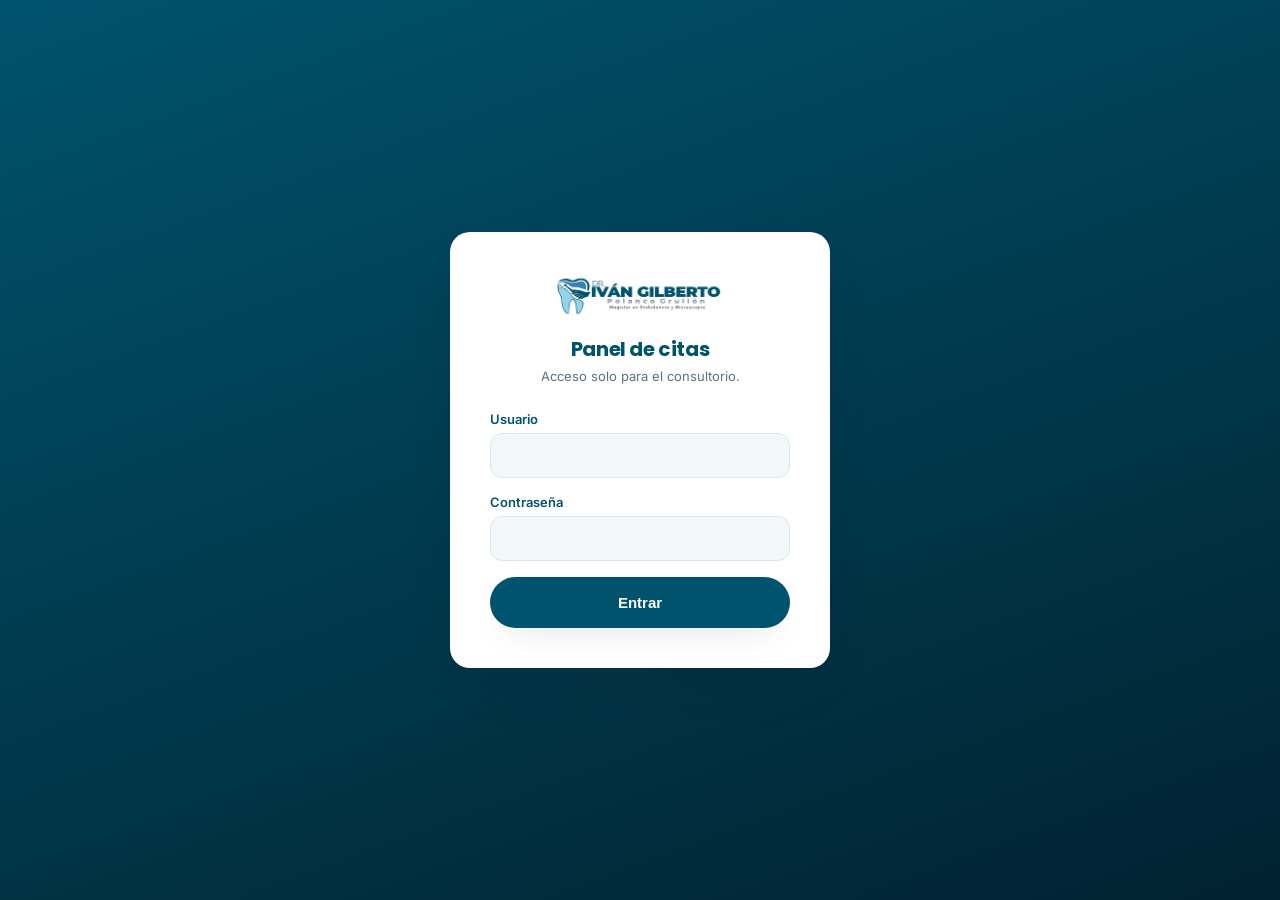
<file: admin/login.html>
<!DOCTYPE html>
<html lang="es">
<head>
<meta charset="UTF-8">
<meta name="viewport" content="width=device-width, initial-scale=1.0">
<title>Acceso — Panel de citas</title>
<meta name="robots" content="noindex, nofollow">
<link href="https://fonts.googleapis.com/css2?family=Inter:wght@400;500;600&family=Poppins:wght@600;700;800&display=swap" rel="stylesheet">
<link rel="stylesheet" href="../assets/css/style.css">
<link rel="stylesheet" href="../assets/css/admin.css">
<link rel="icon" type="image/png" href="../assets/img/icono.png">
</head>
<body class="admin-login-body">

<div class="admin-login-card">
  <img src="../assets/img/logo.png" alt="Dr. Iván Gilberto Polanco Grullón" class="admin-login-logo">
  <h1>Panel de citas</h1>
  <p class="hint">Acceso solo para el consultorio.</p>

  <p class="form-error" id="login-error"></p>

  <form id="login-form">
    <div class="form-field">
      <label for="username">Usuario</label>
      <input type="text" id="username" name="username" autocomplete="username" required>
    </div>
    <div class="form-field">
      <label for="password">Contraseña</label>
      <input type="password" id="password" name="password" autocomplete="current-password" required>
    </div>
    <button type="submit" class="btn btn-primary btn-block btn-flat" id="login-btn">Entrar</button>
  </form>
</div>

<script src="../assets/js/admin.js"></script>
</body>
</html>
</file>
<file: assets/css/style.css>
/* Dr. Iván Gilberto Polanco Grullón — Landing page
   Paleta extraída por pixel del logo real del cliente (logo.png / icono.png).
   Estructura y ritmo de secciones inspirados en plantillas dentales premium
   (nav flotante, tarjetas numeradas, franjas decorativas) — sistema visual
   propio, sin reutilizar assets ni CSS de ningún template comercial. */

:root {
  --navy: #00536D;
  --navy-dark: #013C50;
  --navy-ink: #012230;
  --navy-soft: rgba(0, 83, 109, .38);
  --turquoise: #94D4EB;
  --turquoise-soft: #C9E9F4;
  --turquoise-dark: #3281B1;
  --white: #FFFFFF;
  --surface-alt: #F2F8FA;
  --gray-border: #DCE8EC;
  --text: #16313D;
  --text-secondary: #5B7382;
  --radius: 20px;
  --radius-sm: 12px;
  --shadow: 0 24px 50px -22px rgba(1, 34, 48, .28);
  --shadow-soft: 0 14px 34px -18px rgba(1, 34, 48, .22);
  --gradient-brand: linear-gradient(135deg, var(--navy) 0%, var(--turquoise-dark) 100%);
  --gradient-navy: linear-gradient(160deg, var(--navy) 0%, var(--navy-ink) 100%);
  --container: 1200px;
}

* { box-sizing: border-box; }
html { scroll-behavior: smooth; }
body {
  margin: 0;
  font-family: "Inter", -apple-system, BlinkMacSystemFont, "Segoe UI", sans-serif;
  color: var(--text);
  background: var(--white);
  -webkit-font-smoothing: antialiased;
  overflow-x: hidden;
}

h1, h2, h3, h4 {
  font-family: "Poppins", "Inter", sans-serif;
  color: var(--navy);
  margin: 0 0 .5em;
  line-height: 1.16;
  font-weight: 700;
  letter-spacing: -.02em;
}
.fade { color: var(--navy-soft); }
.hero .fade, .diagnostic-band .fade { color: rgba(255,255,255,.5); }

p { line-height: 1.75; color: var(--text-secondary); margin: 0 0 1em; }
a { color: inherit; text-decoration: none; }
img { max-width: 100%; display: block; }
ul { margin: 0; padding: 0; list-style: none; }
section { padding: 100px 0; position: relative; }

.container {
  width: 100%;
  max-width: var(--container);
  margin: 0 auto;
  padding: 0 24px;
  position: relative;
}

/* Reveal-on-scroll */
.reveal { opacity: 0; transform: translateY(22px); transition: opacity .7s ease, transform .7s ease; }
.reveal.in-view { opacity: 1; transform: translateY(0); }

/* Pill badge (eyebrow) */
.pill {
  display: inline-flex;
  align-items: center;
  gap: 8px;
  font-size: 13px;
  font-weight: 600;
  color: var(--navy);
  background: var(--white);
  border: 1px solid var(--gray-border);
  padding: 8px 16px 8px 10px;
  border-radius: 999px;
  margin-bottom: 18px;
}
.pill svg { width: 16px; height: 16px; stroke: var(--turquoise-dark); }
.pill-light {
  background: rgba(255,255,255,.08);
  border-color: rgba(255,255,255,.22);
  color: var(--white);
}
.pill-light svg { stroke: var(--turquoise); }

.section-head { max-width: 640px; margin: 0 auto 52px; text-align: center; }
.section-head.align-left { margin: 0 0 52px; text-align: left; }
.section-head-row {
  display: flex;
  align-items: flex-end;
  justify-content: space-between;
  gap: 24px;
  margin-bottom: 52px;
  flex-wrap: wrap;
}
.section-head-row .section-head { margin: 0; text-align: left; }

/* Decorative elements */
.decor-blob {
  position: absolute;
  border-radius: 50%;
  filter: blur(70px);
  pointer-events: none;
  z-index: 0;
}
.dot-grid {
  position: absolute;
  inset: 0;
  background-image: radial-gradient(circle, currentColor 1.4px, transparent 1.4px);
  background-size: 22px 22px;
  opacity: .12;
  pointer-events: none;
}

/* Buttons */
.btn {
  display: inline-flex;
  align-items: center;
  justify-content: center;
  gap: 10px;
  padding: 8px 8px 8px 26px;
  border-radius: 999px;
  font-weight: 600;
  font-size: 15px;
  border: 2px solid transparent;
  cursor: pointer;
  transition: transform .3s ease-in-out, box-shadow .3s ease-in-out, background .3s ease-in-out;
  white-space: nowrap;
}
.btn:hover { transform: translateY(-2px); }
.btn-icon {
  width: 38px;
  height: 38px;
  border-radius: 50%;
  display: flex;
  align-items: center;
  justify-content: center;
  flex-shrink: 0;
  transition: transform .3s ease-in-out;
}
.btn:hover .btn-icon { transform: translateX(4px); }
.btn-icon svg { width: 16px; height: 16px; }
.btn-primary { background: var(--navy); color: var(--white); box-shadow: var(--shadow-soft); }
.btn-primary .btn-icon { background: var(--turquoise-dark); }
.btn-primary .btn-icon svg { stroke: var(--white); }
.btn-primary:hover { background: var(--navy-dark); }
.btn-flat {
  padding: 15px 30px;
  border-radius: 999px;
}
.btn-secondary { background: var(--white); color: var(--navy); border-color: var(--gray-border); padding: 15px 28px; }
.btn-secondary:hover { background: var(--surface-alt); border-color: var(--navy); }
.btn-ghost { background: rgba(255,255,255,.08); color: var(--white); border-color: rgba(255,255,255,.28); padding: 15px 28px; }
.btn-ghost:hover { background: rgba(255,255,255,.16); }
.btn-block { width: 100%; justify-content: center; }

/* Header */
.site-header {
  position: absolute;
  top: 22px;
  left: 0;
  right: 0;
  z-index: 100;
  transition: top .25s ease, transform .35s ease-in-out;
}
.site-header.is-fixed { position: fixed; top: 14px; }
.site-header.header-hidden { transform: translateY(-140%); }
.header-inner {
  background: var(--white);
  border-radius: 999px;
  box-shadow: 0 18px 40px -16px rgba(1, 34, 48, .28);
  display: flex;
  align-items: center;
  justify-content: space-between;
  gap: 20px;
  padding: 8px 8px 8px 22px;
}
.logo { display: flex; align-items: center; gap: 12px; }
.logo-img { height: 38px; width: auto; display: block; }

.logo-mark {
  width: 44px;
  height: 44px;
  border-radius: 12px;
  background: var(--white);
  border: 1px solid var(--gray-border);
  display: flex;
  align-items: center;
  justify-content: center;
  flex-shrink: 0;
}
.logo-mark img { width: 28px; height: auto; display: block; }
.logo-text { line-height: 1.25; }
.logo-text strong { display: block; font-family: "Poppins", sans-serif; font-weight: 700; font-size: 16px; color: var(--navy); }
.logo-text span { display: block; font-size: 12px; color: var(--text-secondary); }

.main-nav ul { display: flex; gap: 2px; align-items: center; }
.main-nav a {
  display: block;
  white-space: nowrap;
  font-weight: 500;
  font-size: 14px;
  color: var(--text);
  padding: 10px 12px;
  border-radius: 999px;
  transition: background .15s ease, color .15s ease;
}
.main-nav a:hover { background: var(--surface-alt); color: var(--navy); }

.header-actions { display: flex; align-items: center; gap: 10px; }
.header-phone {
  display: flex;
  align-items: center;
  gap: 8px;
  font-weight: 600;
  font-size: 13px;
  color: var(--navy);
  padding: 0 6px;
}
.header-phone svg { width: 17px; height: 17px; stroke: var(--turquoise-dark); }

.nav-toggle {
  display: none;
  background: var(--surface-alt);
  border: none;
  border-radius: 50%;
  width: 40px;
  height: 40px;
  align-items: center;
  justify-content: center;
  cursor: pointer;
}
.nav-toggle svg { width: 20px; height: 20px; stroke: var(--navy); }

/* Hero */
.hero {
  padding: 170px 0 0;
  color: var(--white);
  position: relative;
  background: var(--navy-ink) url("../img/stock/hero-microscopio.jpg") center 30% / cover no-repeat;
}
.hero-scrim {
  position: absolute;
  inset: 0;
  background: linear-gradient(100deg, var(--navy-ink) 0%, rgba(1,34,48,.93) 32%, rgba(1,34,48,.72) 56%, rgba(1,34,48,.4) 80%, rgba(1,34,48,.28) 100%);
  z-index: 0;
}
.hero .container { z-index: 1; }

.hero-grid {
  padding-bottom: 90px;
}
.hero-copy { max-width: 620px; }
.hero h1 { font-size: clamp(34px, 4.2vw, 50px); color: var(--white); }
.hero-lead { font-size: 17px; max-width: 470px; color: rgba(255,255,255,.75); }
.hero-actions { display: flex; flex-wrap: wrap; align-items: center; gap: 16px; margin-top: 30px; }
.hero-actions .btn-ghost { display: inline-flex; align-items: center; gap: 10px; }
.hero-actions .btn-ghost svg { width: 16px; height: 16px; stroke: var(--turquoise); }

.placeholder-note {
  display: inline-flex;
  background: rgba(1,34,48,.6);
  border: 1px solid rgba(255,255,255,.25);
  color: var(--white);
  font-size: 11px;
  font-weight: 600;
  padding: 6px 12px;
  border-radius: 999px;
  z-index: 3;
}
.hero .placeholder-note { position: absolute; top: 118px; right: 24px; }

.float-card {
  position: absolute;
  background: var(--white);
  border-radius: 16px;
  padding: 14px 16px;
  display: flex;
  align-items: center;
  gap: 12px;
  box-shadow: 0 18px 34px -14px rgba(1,34,48,.45);
  z-index: 3;
  max-width: 240px;
}
.float-card svg { width: 24px; height: 24px; stroke: var(--turquoise-dark); flex-shrink: 0; }
.float-card strong { display: block; font-size: 13px; color: var(--navy); }
.float-card span { display: block; font-size: 12px; color: var(--text-secondary); }
.hero .float-card--top { top: 190px; right: 6%; }
.hero .float-card--bottom { bottom: 160px; right: 10%; }

.hero-info-bar {
  position: relative;
  z-index: 2;
  background: var(--white);
  border-radius: 20px;
  padding: 26px 32px;
  display: flex;
  align-items: center;
  justify-content: space-between;
  flex-wrap: wrap;
  gap: 20px;
  box-shadow: var(--shadow);
  transform: translateY(50%);
}
.hero-info-item { display: flex; align-items: center; gap: 14px; }
.hero-info-item .btn-icon { background: var(--surface-alt); }
.hero-info-item .btn-icon svg { stroke: var(--turquoise-dark); }
.hero-info-item strong { display: block; font-size: 14px; color: var(--navy); }
.hero-info-item span { display: block; font-size: 12px; color: var(--text-secondary); }

/* Trust strip */
.trust-strip {
  background: radial-gradient(900px 480px at 88% -10%, rgba(148,212,235,.09), transparent 60%), var(--navy-ink);
  padding: 110px 0 44px;
}
.trust-grid {
  display: grid;
  grid-template-columns: repeat(4, 1fr);
  gap: 24px;
  text-align: center;
}
.trust-item { color: var(--white); }
.trust-item svg { width: 30px; height: 30px; stroke: var(--turquoise); margin-bottom: 10px; }
.trust-item strong { display: block; font-size: 16px; font-weight: 600; }
.trust-item span { display: block; font-size: 13px; color: rgba(255,255,255,.65); margin-top: 4px; }
.pending { display: inline-block; border-bottom: 1px dashed rgba(255,255,255,.5); }

/* About */
.about { background: var(--white); }
.about .container { display: grid; grid-template-columns: .85fr 1.15fr; gap: 64px; align-items: center; }
.about-media { position: relative; }
.about-photo {
  border-radius: var(--radius-sm);
  aspect-ratio: 3 / 3.5;
  background: linear-gradient(180deg, transparent 55%, rgba(1,34,48,.75) 100%), url("../img/stock/doctor-placeholder.jpg") center 20% / cover no-repeat;
  position: relative;
  overflow: hidden;
  box-shadow: var(--shadow);
  transition: transform .6s ease-in-out;
}
.about-media:hover .about-photo { transform: scale(1.03); }
.about-photo-note {
  position: absolute;
  top: 18px;
  left: 18px;
  background: rgba(255,255,255,.95);
  color: var(--navy);
  font-size: 11px;
  font-weight: 600;
  padding: 6px 12px;
  border-radius: 999px;
  z-index: 1;
}
.about-quote {
  position: absolute;
  bottom: -28px;
  left: -28px;
  background: var(--white);
  border-radius: 18px;
  padding: 22px 24px;
  max-width: 260px;
  box-shadow: var(--shadow);
  border-left: 4px solid var(--turquoise-dark);
}
.about-quote svg { width: 22px; height: 22px; stroke: var(--turquoise-dark); margin-bottom: 10px; }
.about-quote p { font-size: 14px; font-style: italic; color: var(--navy); margin: 0; line-height: 1.55; }

.about-copy { padding-left: 8px; }
.about-credentials { display: flex; flex-wrap: wrap; gap: 10px; margin: 22px 0 30px; }
.credential-pill {
  display: flex;
  align-items: center;
  gap: 7px;
  background: var(--surface-alt);
  border: 1px solid var(--gray-border);
  padding: 9px 15px;
  border-radius: 999px;
  font-size: 13px;
  font-weight: 500;
  color: var(--navy);
}
.credential-pill svg { width: 16px; height: 16px; stroke: var(--turquoise-dark); }

/* Services */
.services { background: var(--surface-alt); }
.services-grid {
  display: grid;
  grid-template-columns: repeat(3, 1fr);
  gap: 24px;
}
.service-card {
  background: var(--white);
  border-radius: var(--radius);
  padding: 28px 28px 0;
  border: 1px solid var(--gray-border);
  transition: transform .3s ease-in-out, box-shadow .3s ease-in-out, border-color .3s ease-in-out;
  position: relative;
  overflow: hidden;
  display: flex;
  flex-direction: column;
}
.service-card:hover { transform: translateY(-6px); box-shadow: var(--shadow); border-color: transparent; }
.service-top { display: flex; align-items: center; gap: 12px; margin-bottom: 14px; }
.service-num {
  font-family: "Poppins", sans-serif;
  font-size: 13px;
  font-weight: 700;
  color: var(--turquoise-dark);
  background: var(--surface-alt);
  border-radius: 999px;
  width: 26px;
  height: 26px;
  display: flex;
  align-items: center;
  justify-content: center;
  flex-shrink: 0;
}
.service-top h3 { margin: 0; font-size: 17px; flex: 1; }
.service-icon {
  width: 38px;
  height: 38px;
  border-radius: 11px;
  background: var(--gradient-brand);
  display: flex;
  align-items: center;
  justify-content: center;
  flex-shrink: 0;
  transition: transform .4s ease-in-out;
}
.service-card:hover .service-icon { transform: rotate(-6deg) scale(1.08); }
.service-icon svg { width: 18px; height: 18px; stroke: var(--white); }
.service-card p { font-size: 14px; margin-bottom: 20px; }
.service-media {
  margin: 0 -28px;
  margin-top: auto;
  overflow: hidden;
}
.service-photo {
  width: 100%;
  aspect-ratio: 4 / 3;
  object-fit: cover;
  display: block;
  transition: transform .6s ease-in-out;
}
.service-card:hover .service-photo { transform: scale(1.06); }

/* Why choose us — photo + feature list */
.why-us { background: var(--white); }
.why-us .container { display: grid; grid-template-columns: 1.05fr .95fr; gap: 64px; align-items: center; }
.why-media { position: relative; order: 2; }
.why-photo {
  width: 100%;
  aspect-ratio: 4 / 4.3;
  object-fit: cover;
  border-radius: var(--radius-sm);
  box-shadow: var(--shadow);
  display: block;
  transition: transform .6s ease-in-out;
}
.why-media:hover .why-photo { transform: scale(1.04); }
.why-media .float-card { position: absolute; bottom: -22px; left: -22px; right: auto; }
.why-copy { order: 1; }
.why-list { display: flex; flex-direction: column; margin-top: 30px; }
.why-list li { display: flex; gap: 16px; align-items: flex-start; padding: 22px 0; border-bottom: 1px solid var(--gray-border); }
.why-list li:first-child { padding-top: 0; }
.why-list li:last-child { padding-bottom: 0; border-bottom: none; }
.why-list-icon {
  width: 46px;
  height: 46px;
  border-radius: 13px;
  background: var(--gradient-brand);
  display: flex;
  align-items: center;
  justify-content: center;
  flex-shrink: 0;
}
.why-list-icon svg { width: 22px; height: 22px; stroke: var(--white); }
.why-list h3 { font-size: 16px; margin-bottom: 4px; }
.why-list p { font-size: 14px; margin: 0; }

/* Diagnostic full-bleed band */
.diagnostic-band { position: relative; }
.diagnostic-media {
  min-height: 460px;
  background: var(--navy-ink) url("../img/stock/diagnostico-radiografia.jpg") center 30% / cover no-repeat;
  display: flex;
  align-items: center;
  position: relative;
}
.diagnostic-scrim {
  position: absolute;
  inset: 0;
  background: linear-gradient(100deg, rgba(1,34,48,.94) 0%, rgba(1,34,48,.78) 40%, rgba(1,34,48,.35) 75%, rgba(1,34,48,.18) 100%);
}
.diagnostic-content { position: relative; z-index: 1; max-width: 560px; }
.diagnostic-content h2 { color: var(--white); font-size: clamp(26px, 3.2vw, 38px); }
.diagnostic-content p { color: rgba(255,255,255,.75); margin-bottom: 28px; }
.diagnostic-features { background: var(--navy-ink); padding: 34px 0; }
.diagnostic-features-grid {
  display: flex;
  flex-wrap: wrap;
  gap: 28px 40px;
  justify-content: space-between;
}
.diagnostic-feature { display: flex; align-items: center; gap: 14px; }
.diagnostic-feature-icon {
  width: 42px;
  height: 42px;
  border-radius: 12px;
  background: rgba(148,212,235,.14);
  border: 1px solid rgba(148,212,235,.3);
  display: flex;
  align-items: center;
  justify-content: center;
  flex-shrink: 0;
}
.diagnostic-feature-icon svg { width: 20px; height: 20px; stroke: var(--turquoise); }
.diagnostic-feature strong { display: block; color: var(--white); font-size: 14px; font-weight: 600; }
.diagnostic-feature span { display: block; color: rgba(255,255,255,.6); font-size: 12px; }

/* Process */
.process { background: var(--white); }
.process-grid {
  display: grid;
  grid-template-columns: repeat(4, 1fr);
  gap: 0;
  position: relative;
}
.process-step { position: relative; padding: 0 20px; text-align: center; }
.process-step::before {
  content: "";
  position: absolute;
  top: 27px;
  left: calc(-50% + 27px);
  width: calc(100% - 54px);
  height: 2px;
  background-image: linear-gradient(to right, var(--gray-border) 6px, transparent 6px);
  background-size: 14px 2px;
}
.process-step:first-child::before { display: none; }
.process-num {
  width: 54px;
  height: 54px;
  border-radius: 50%;
  background: var(--gradient-brand);
  color: var(--white);
  font-family: "Poppins", sans-serif;
  font-weight: 700;
  font-size: 18px;
  display: flex;
  align-items: center;
  justify-content: center;
  margin: 0 auto 20px;
  box-shadow: var(--shadow-soft);
  position: relative;
  z-index: 1;
}
.process-step h3 { font-size: 16px; margin-bottom: 8px; }
.process-step p { font-size: 13px; margin: 0 auto; max-width: 220px; }

/* Testimonials */
.testimonials { background: var(--surface-alt); text-align: center; }
.testimonial-pending {
  max-width: 580px;
  margin: 0 auto;
  background: var(--white);
  border-radius: var(--radius);
  padding: 46px 36px;
  color: var(--text-secondary);
  box-shadow: var(--shadow-soft);
  border: 1px solid var(--gray-border);
}
.testimonial-pending-icon {
  width: 56px;
  height: 56px;
  border-radius: 50%;
  background: var(--gradient-brand);
  display: flex;
  align-items: center;
  justify-content: center;
  margin: 0 auto 18px;
}
.testimonial-pending-icon svg { width: 26px; height: 26px; stroke: var(--white); }
.testimonial-pending strong { display: block; color: var(--navy); margin-bottom: 8px; font-size: 16px; }

/* FAQ */
.faq { background: var(--white); }
.faq .container { display: grid; grid-template-columns: .85fr 1.15fr; gap: 64px; align-items: start; }
.faq-sticky { position: sticky; top: 120px; }
.faq-list { border-top: 1px solid var(--gray-border); }
.faq-item { border-bottom: 1px solid var(--gray-border); }
.faq-question {
  width: 100%;
  background: none;
  border: none;
  text-align: left;
  padding: 24px 4px;
  display: flex;
  align-items: center;
  justify-content: space-between;
  gap: 20px;
  cursor: pointer;
  font-family: "Poppins", sans-serif;
  font-weight: 600;
  font-size: 16px;
  color: var(--navy);
}
.faq-toggle {
  width: 30px;
  height: 30px;
  border-radius: 50%;
  background: var(--surface-alt);
  display: flex;
  align-items: center;
  justify-content: center;
  flex-shrink: 0;
  position: relative;
}
.faq-toggle::before, .faq-toggle::after {
  content: "";
  position: absolute;
  background: var(--turquoise-dark);
  transition: transform .25s ease;
}
.faq-toggle::before { width: 12px; height: 2px; }
.faq-toggle::after { width: 2px; height: 12px; }
.faq-item.open .faq-toggle::after { transform: rotate(90deg) scaleY(0); }
.faq-item.open .faq-question { color: var(--turquoise-dark); }
.faq-answer {
  max-height: 0;
  overflow: hidden;
  transition: max-height .3s ease;
}
.faq-answer p { padding: 0 4px 24px; font-size: 14px; margin: 0; }

/* Contact band */
.contact-band { background: var(--surface-alt); }
.contact-grid { display: grid; grid-template-columns: 1fr 1fr; gap: 48px; align-items: start; }
.contact-info h2 { font-size: 28px; }
.contact-list { display: flex; flex-direction: column; gap: 18px; margin-top: 26px; }
.contact-list li {
  display: flex;
  align-items: flex-start;
  gap: 16px;
  font-size: 15px;
  background: var(--white);
  border: 1px solid var(--gray-border);
  border-radius: var(--radius-sm);
  padding: 16px 18px;
}
.contact-list .btn-icon { background: var(--surface-alt); flex-shrink: 0; }
.contact-list .btn-icon svg { stroke: var(--turquoise-dark); }
.contact-list strong { display: block; color: var(--navy); font-size: 12px; text-transform: uppercase; letter-spacing: .05em; margin-bottom: 3px; }
.contact-list a { color: var(--text); }
.contact-list a:hover { color: var(--navy); }

.appointment-form {
  background: var(--white);
  border-radius: var(--radius);
  padding: 36px;
  box-shadow: var(--shadow);
  border: 1px solid var(--gray-border);
}
.appointment-form h3 { font-size: 19px; margin-bottom: 4px; }
.appointment-form > p { font-size: 14px; margin-bottom: 22px; }
.form-field { margin-bottom: 16px; }
.form-field label { display: block; font-size: 13px; font-weight: 600; color: var(--navy); margin-bottom: 6px; }
.form-field input,
.form-field textarea {
  width: 100%;
  padding: 13px 15px;
  border-radius: 12px;
  border: 1px solid var(--gray-border);
  font-family: inherit;
  font-size: 14px;
  color: var(--text);
  background: var(--surface-alt);
}
.form-field textarea { resize: vertical; min-height: 90px; }
.form-field input:focus,
.form-field textarea:focus { outline: 2px solid var(--turquoise); background: var(--white); }
.form-note { font-size: 12px; color: var(--text-secondary); margin-top: 14px; text-align: center; }
.form-status { font-size: 13px; margin-top: 10px; text-align: center; display: none; color: var(--turquoise-dark); font-weight: 600; }
.form-status.visible { display: block; }

/* Map */
.map-wrap {
  border-radius: var(--radius);
  overflow: hidden;
  border: 1px solid var(--gray-border);
  box-shadow: var(--shadow-soft);
}
.map-wrap iframe { width: 100%; height: 320px; border: 0; display: block; }

/* CTA banner */
.cta-banner-wrap { background: var(--white); padding: 0 0 110px; }
.cta-banner {
  background: linear-gradient(100deg, var(--navy-ink) 0%, rgba(1,34,48,.88) 45%, rgba(1,34,48,.72) 100%), url("../img/stock/instrumental-mano.jpg") right center / cover no-repeat;
  border-radius: 28px;
  padding: 44px 48px;
  display: flex;
  align-items: center;
  justify-content: space-between;
  gap: 24px;
  flex-wrap: wrap;
  position: relative;
  overflow: hidden;
}
.cta-banner .decor-blob { width: 300px; height: 300px; background: var(--turquoise); opacity: .18; top: -100px; right: 10%; }
.cta-left { display: flex; align-items: center; gap: 18px; position: relative; z-index: 1; }
.cta-icon {
  width: 54px;
  height: 54px;
  border-radius: 16px;
  background: rgba(255,255,255,.1);
  border: 1px solid rgba(255,255,255,.22);
  display: flex;
  align-items: center;
  justify-content: center;
  flex-shrink: 0;
}
.cta-icon svg { width: 26px; height: 26px; stroke: var(--turquoise); }
.cta-left span { display: block; font-size: 13px; color: var(--turquoise); font-weight: 600; margin-bottom: 4px; }
.cta-left h2 { color: var(--white); font-size: 24px; margin: 0; }
.cta-banner .btn-primary { position: relative; z-index: 1; background: var(--white); color: var(--navy); }
.cta-banner .btn-primary .btn-icon { background: var(--turquoise-dark); }
.cta-banner .btn-primary .btn-icon svg { stroke: var(--white); }

/* Footer */
.site-footer {
  background: radial-gradient(1100px 550px at 12% -15%, rgba(148,212,235,.09), transparent 60%), var(--navy-ink);
  color: rgba(255,255,255,.75);
  padding: 70px 0 28px;
}
.footer-grid {
  display: grid;
  grid-template-columns: 1.3fr 1fr 1fr 1.1fr;
  gap: 40px;
  padding-bottom: 44px;
  border-bottom: 1px solid rgba(255,255,255,.1);
}
.footer-brand .logo { align-items: center; }
.footer-brand .logo-text strong { color: var(--white); }
.footer-brand .logo-text span { color: rgba(255,255,255,.6); }
.footer-brand p { color: rgba(255,255,255,.65); font-size: 14px; margin-top: 18px; max-width: 280px; }
.footer-hours { margin-top: 20px; font-size: 13px; }
.footer-hours strong { display: block; color: var(--white); margin-bottom: 6px; }
.footer-col h4 { color: var(--white); font-size: 19px; margin-bottom: 20px; }
.footer-col ul { display: flex; flex-direction: column; gap: 11px; }
.footer-col a, .footer-col span { color: rgba(255,255,255,.68); font-size: 14px; }
.footer-col a:hover { color: var(--turquoise); }
.footer-social { display: flex; gap: 10px; margin-top: 18px; }
.footer-social a {
  width: 38px; height: 38px;
  border-radius: 50%;
  border: 1px solid rgba(255,255,255,.22);
  display: flex; align-items: center; justify-content: center;
  opacity: .55;
}
.footer-social svg { width: 16px; height: 16px; stroke: var(--white); }
.footer-bottom {
  display: flex;
  justify-content: space-between;
  align-items: center;
  flex-wrap: wrap;
  gap: 12px;
  padding-top: 36px;
  font-size: 13px;
  color: rgba(255,255,255,.5);
}

/* Responsive */
@media (max-width: 1180px) {
  .header-phone { display: none; }
}

@media (max-width: 900px) {
  .main-nav { display: none; }
  .nav-toggle { display: flex; }
  .main-nav.open {
    display: flex;
    position: absolute;
    top: 64px;
    left: 0;
    right: 0;
    background: var(--white);
    border-radius: 20px;
    box-shadow: var(--shadow);
    padding: 20px 24px 28px;
  }
  .main-nav.open ul { flex-direction: column; gap: 10px; align-items: stretch; }
  .main-nav.open a { display: block; }
}

@media (max-width: 960px) {
  .hero-grid { padding-bottom: 60px; }
  .hero-copy { max-width: 100%; }
  .float-card, .hero .placeholder-note { display: none; }
  .hero-info-bar { transform: none; margin-top: 40px; }
  .trust-strip { padding-top: 44px; }
  .about .container { grid-template-columns: 1fr; }
  .about-media { width: 100%; max-width: 360px; margin: 0 auto 60px; }
  .services-grid { grid-template-columns: repeat(2, 1fr); }
  .why-us .container { grid-template-columns: 1fr; }
  .why-media { order: 1; max-width: 360px; margin: 0 auto 50px; width: 100%; }
  .why-copy { order: 2; }
  .diagnostic-media { min-height: 380px; }
  .diagnostic-features-grid { justify-content: flex-start; gap: 24px 32px; }
  .process-grid { grid-template-columns: repeat(2, 1fr); gap: 40px 0; }
  .process-step::before { display: none; }
  .faq .container { grid-template-columns: 1fr; }
  .faq-sticky { position: static; }
  .contact-grid { grid-template-columns: 1fr; }
  .footer-grid { grid-template-columns: 1fr 1fr; }
}

@media (max-width: 720px) {
  .hero { padding-top: 130px; }
  .hero-info-bar { flex-direction: column; align-items: flex-start; }
  .trust-grid { grid-template-columns: repeat(2, 1fr); gap: 28px; }
  .services-grid { grid-template-columns: 1fr; }
  .process-grid { grid-template-columns: 1fr; }
  .footer-grid { grid-template-columns: 1fr; }
  .cta-banner { flex-direction: column; text-align: center; }
  .cta-left { flex-direction: column; }
  section { padding: 70px 0; }
  .cta-banner-wrap { padding-bottom: 70px; }
}

/* WhatsApp floating button */
.whatsapp-fab {
  position: fixed;
  bottom: 24px;
  right: 24px;
  width: 58px;
  height: 58px;
  border-radius: 50%;
  background: #25D366;
  display: flex;
  align-items: center;
  justify-content: center;
  box-shadow: 0 12px 28px -8px rgba(1, 34, 48, .45);
  z-index: 95;
  transition: transform .2s ease, box-shadow .2s ease;
}
.whatsapp-fab:hover { transform: scale(1.08); box-shadow: 0 16px 32px -8px rgba(1, 34, 48, .5); }
.whatsapp-fab svg { width: 30px; height: 30px; position: relative; z-index: 1; }
.whatsapp-fab::before, .whatsapp-fab::after {
  content: "";
  position: absolute;
  inset: 0;
  border-radius: 50%;
  border: 2px solid #25D366;
  animation: whatsapp-pulse 2.4s ease-out infinite;
}
.whatsapp-fab::after { animation-delay: 1.2s; }
@keyframes whatsapp-pulse {
  0% { transform: scale(1); opacity: .55; }
  100% { transform: scale(1.7); opacity: 0; }
}

@media (max-width: 720px) {
  .whatsapp-fab { width: 52px; height: 52px; bottom: 18px; right: 18px; }
  .whatsapp-fab svg { width: 26px; height: 26px; }
}
</file>
<file: assets/css/admin.css>
/* Panel de administración — extiende style.css */

body.admin-login-body {
  min-height: 100vh;
  display: flex;
  align-items: center;
  justify-content: center;
  background: var(--gradient-navy);
  padding: 24px;
}
.admin-login-card {
  background: var(--white);
  border-radius: var(--radius);
  box-shadow: var(--shadow);
  padding: 40px;
  width: 100%;
  max-width: 380px;
  text-align: center;
}
.admin-login-logo { height: 46px; width: auto; margin: 0 auto 20px; }
.admin-login-card h1 { font-size: 20px; margin-bottom: 4px; }
.admin-login-card .hint { font-size: 13px; color: var(--text-secondary); margin-bottom: 24px; }
.admin-login-card .form-field { text-align: left; margin-bottom: 16px; }

body.admin-body { background: var(--surface-alt); min-height: 100vh; }

.admin-topbar { background: var(--white); border-bottom: 1px solid var(--gray-border); }
.admin-topbar-inner {
  max-width: 1000px;
  margin: 0 auto;
  padding: 16px 24px;
  display: flex;
  align-items: center;
  justify-content: space-between;
}
.admin-brand { display: flex; align-items: center; gap: 10px; font-weight: 700; color: var(--navy); font-family: "Poppins", sans-serif; }
.admin-brand-icon { width: 28px; height: auto; }
.admin-topbar-actions { display: flex; align-items: center; gap: 14px; }
.admin-username { font-size: 13px; color: var(--text-secondary); }

.admin-main { max-width: 1000px; margin: 0 auto; padding: 28px 24px 60px; display: flex; flex-direction: column; gap: 20px; }

.admin-card {
  background: var(--white);
  border-radius: var(--radius-sm);
  border: 1px solid var(--gray-border);
  padding: 24px;
}
.google-card { display: flex; align-items: center; justify-content: space-between; gap: 20px; flex-wrap: wrap; }
.google-card-info h2 { font-size: 16px; margin-bottom: 4px; }
.google-card-actions { display: flex; gap: 10px; }
.btn-danger { color: #9B2C2C; border-color: #F3B9B9; }
.btn-danger:hover { background: #FDECEC; }

.admin-filters { display: flex; gap: 8px; margin-bottom: 20px; flex-wrap: wrap; }
.filter-btn {
  padding: 8px 16px;
  border-radius: 999px;
  border: 1px solid var(--gray-border);
  background: var(--surface-alt);
  color: var(--text-secondary);
  font-size: 13px;
  font-weight: 600;
  cursor: pointer;
}
.filter-btn.active { background: var(--navy); border-color: var(--navy); color: var(--white); }

.appt-row { border: 1px solid var(--gray-border); border-radius: 12px; padding: 16px 18px; margin-bottom: 12px; }
.appt-main { display: flex; align-items: center; gap: 20px; flex-wrap: wrap; }
.appt-when { min-width: 130px; }
.appt-when strong { display: block; font-size: 13px; color: var(--navy); }
.appt-when span { display: block; font-size: 12px; color: var(--text-secondary); }
.appt-patient { flex: 1; min-width: 200px; }
.appt-patient strong { display: block; font-size: 14px; color: var(--text); }
.appt-patient span { display: block; font-size: 12px; color: var(--text-secondary); }
.appt-status {
  font-size: 11px;
  font-weight: 700;
  text-transform: uppercase;
  letter-spacing: .04em;
  padding: 4px 10px;
  border-radius: 999px;
  background: var(--surface-alt);
  color: var(--text-secondary);
}
.appt-status.confirmed { background: #E4F6EE; color: #1E7A4C; }
.appt-status.cancelled { background: #FDECEC; color: #9B2C2C; }
.appt-actions { display: flex; gap: 8px; }
.appt-actions .btn { padding: 8px 14px; font-size: 13px; }

.appt-reschedule-panel {
  margin-top: 14px;
  padding-top: 14px;
  border-top: 1px solid var(--gray-border);
  display: flex;
  align-items: flex-end;
  gap: 14px;
  flex-wrap: wrap;
}
.appt-reschedule-panel .form-field { margin-bottom: 0; }
.appt-reschedule-actions { display: flex; gap: 8px; }

@media (max-width: 640px) {
  .appt-main { align-items: flex-start; }
  .appt-actions { width: 100%; }
}
</file>
<file: assets/css/citas.css>
/* Sistema de citas — extiende style.css (misma paleta y componentes). */

.page-header {
  background: var(--gradient-navy);
  padding: 170px 0 64px;
  color: var(--white);
  text-align: center;
}
.page-header h1 { color: var(--white); font-size: clamp(28px, 3.4vw, 40px); }
.page-header p { color: rgba(255,255,255,.75); max-width: 520px; margin: 0 auto; }

.booking-section { background: var(--surface-alt); padding: 64px 0 100px; }
.booking-card {
  max-width: 640px;
  margin: 0 auto;
  background: var(--white);
  border-radius: var(--radius);
  box-shadow: var(--shadow);
  border: 1px solid var(--gray-border);
  padding: 36px;
}

.booking-steps {
  display: flex;
  align-items: center;
  gap: 8px;
  margin-bottom: 28px;
}
.booking-step {
  display: flex;
  align-items: center;
  gap: 8px;
  font-size: 13px;
  font-weight: 600;
  color: var(--text-secondary);
}
.booking-step-num {
  width: 26px;
  height: 26px;
  border-radius: 50%;
  background: var(--surface-alt);
  border: 1px solid var(--gray-border);
  display: flex;
  align-items: center;
  justify-content: center;
  font-size: 12px;
  color: var(--text-secondary);
}
.booking-step.active .booking-step-num { background: var(--navy); border-color: var(--navy); color: var(--white); }
.booking-step.active { color: var(--navy); }
.booking-step.done .booking-step-num { background: var(--turquoise-dark); border-color: var(--turquoise-dark); color: var(--white); }
.booking-step-line { flex: 1; height: 1px; background: var(--gray-border); }

.booking-card h2 { font-size: 20px; margin-bottom: 6px; }
.booking-card > p.hint { font-size: 14px; color: var(--text-secondary); margin-bottom: 24px; }

.slots-grid {
  display: grid;
  grid-template-columns: repeat(auto-fill, minmax(84px, 1fr));
  gap: 10px;
  margin-top: 16px;
}
.slot-btn {
  padding: 11px 8px;
  border-radius: 10px;
  border: 1px solid var(--gray-border);
  background: var(--surface-alt);
  color: var(--navy);
  font-weight: 600;
  font-size: 13px;
  cursor: pointer;
  transition: all .15s ease;
}
.slot-btn:hover { border-color: var(--turquoise-dark); }
.slot-btn.selected { background: var(--navy); border-color: var(--navy); color: var(--white); }
.slots-empty, .slots-loading {
  font-size: 14px;
  color: var(--text-secondary);
  padding: 20px 0;
  text-align: center;
}

.booking-summary {
  display: flex;
  align-items: center;
  gap: 12px;
  background: var(--surface-alt);
  border: 1px solid var(--gray-border);
  border-radius: 12px;
  padding: 14px 16px;
  margin-bottom: 22px;
  font-size: 14px;
}
.booking-summary svg { width: 20px; height: 20px; stroke: var(--turquoise-dark); flex-shrink: 0; }
.booking-summary strong { color: var(--navy); }
.booking-summary button {
  margin-left: auto;
  background: none;
  border: none;
  color: var(--turquoise-dark);
  font-size: 13px;
  font-weight: 600;
  cursor: pointer;
  text-decoration: underline;
}

.booking-success {
  text-align: center;
  padding: 20px 0;
}
.booking-success-icon {
  width: 64px;
  height: 64px;
  border-radius: 50%;
  background: var(--gradient-brand);
  display: flex;
  align-items: center;
  justify-content: center;
  margin: 0 auto 18px;
}
.booking-success-icon svg { width: 30px; height: 30px; stroke: var(--white); }
.booking-success h2 { margin-bottom: 10px; }

.form-error {
  background: #FDECEC;
  border: 1px solid #F3B9B9;
  color: #9B2C2C;
  font-size: 13px;
  padding: 12px 14px;
  border-radius: 10px;
  margin-bottom: 18px;
  display: none;
}
.form-error.visible { display: block; }

.booking-actions { display: flex; gap: 12px; margin-top: 22px; }
.booking-actions .btn-secondary { flex: 1; }
.booking-actions .btn-primary { flex: 2; }

@media (max-width: 600px) {
  .booking-card { padding: 24px 20px; }
  .booking-step span.label { display: none; }
}
</file>
<file: assets/css/pago.css>
/* Página de pago — extiende style.css */

.payment-section { background: var(--surface-alt); padding: 64px 0 20px; }

.payment-grid {
  display: grid;
  grid-template-columns: repeat(2, 1fr);
  gap: 28px;
  max-width: 920px;
  margin: 0 auto;
}

.payment-card {
  background: var(--white);
  border-radius: var(--radius);
  border: 1px solid var(--gray-border);
  box-shadow: var(--shadow-soft);
  padding: 28px;
}

.payment-card-header {
  display: flex;
  align-items: center;
  gap: 14px;
  margin-bottom: 22px;
  padding-bottom: 20px;
  border-bottom: 1px solid var(--gray-border);
}
.payment-bank-icon {
  width: 56px;
  height: 56px;
  border-radius: 14px;
  background: var(--surface-alt);
  border: 1px solid var(--gray-border);
  display: flex;
  align-items: center;
  justify-content: center;
  flex-shrink: 0;
  overflow: hidden;
}
.payment-bank-icon img { width: 70%; height: 70%; object-fit: contain; }
.payment-bank-icon.bhd-wordmark {
  background: var(--gradient-navy);
  border-color: var(--navy-ink);
}
.payment-bank-icon.bhd-wordmark span {
  font-family: "Poppins", sans-serif;
  font-weight: 800;
  font-size: 15px;
  letter-spacing: .02em;
  color: var(--white);
}
.payment-card-header h3 { font-size: 18px; margin: 0 0 2px; }
.payment-card-header span { font-size: 12px; color: var(--text-secondary); }

.payment-fields { display: flex; flex-direction: column; gap: 12px; }
.payment-field {
  display: flex;
  align-items: center;
  justify-content: space-between;
  gap: 12px;
  background: var(--surface-alt);
  border: 1px solid var(--gray-border);
  border-radius: 10px;
  padding: 10px 12px;
}
.payment-field-text { min-width: 0; }
.payment-field-text strong {
  display: block;
  font-size: 11px;
  text-transform: uppercase;
  letter-spacing: .05em;
  color: var(--text-secondary);
  margin-bottom: 2px;
}
.payment-field-text span {
  display: block;
  font-size: 14px;
  font-weight: 600;
  color: var(--navy);
  word-break: break-word;
}
.copy-btn {
  flex-shrink: 0;
  width: 32px;
  height: 32px;
  border-radius: 8px;
  border: 1px solid var(--gray-border);
  background: var(--white);
  display: flex;
  align-items: center;
  justify-content: center;
  cursor: pointer;
  transition: background .15s ease, border-color .15s ease;
}
.copy-btn svg { width: 15px; height: 15px; stroke: var(--turquoise-dark); }
.copy-btn:hover { border-color: var(--turquoise-dark); background: var(--white); }
.copy-btn.copied { background: var(--turquoise-dark); border-color: var(--turquoise-dark); }
.copy-btn.copied svg { stroke: var(--white); }

.payment-note {
  max-width: 920px;
  margin: 28px auto 0;
  display: flex;
  align-items: flex-start;
  gap: 12px;
  background: #FFF8E8;
  border: 1px solid #F1DDA8;
  border-radius: 12px;
  padding: 16px 18px;
  font-size: 13px;
  color: #7A5B12;
}
.payment-note svg { width: 20px; height: 20px; stroke: #C08A1E; flex-shrink: 0; margin-top: 1px; }

.logo-credit { text-align: center; font-size: 11px; color: var(--text-secondary); margin-top: 14px; }
.logo-credit a { color: var(--text-secondary); text-decoration: underline; }

@media (max-width: 720px) {
  .payment-grid { grid-template-columns: 1fr; }
}
</file>
